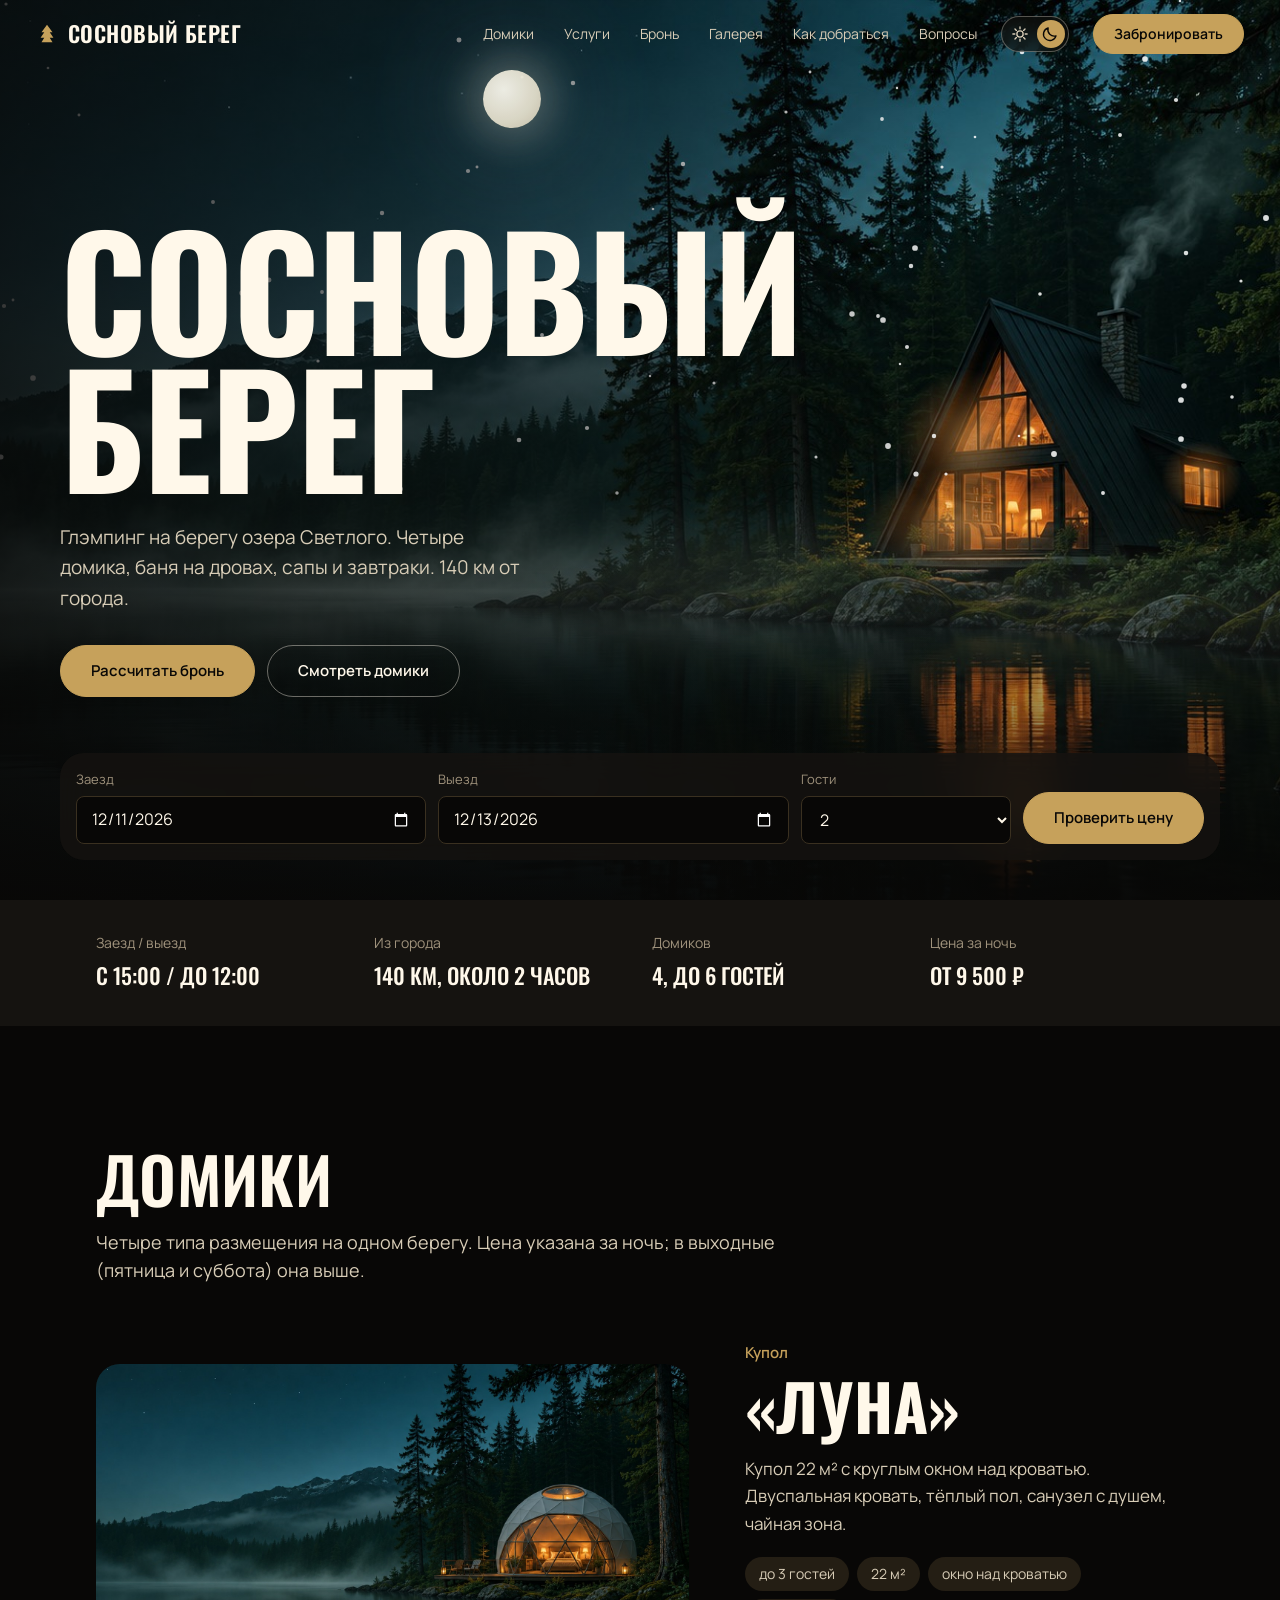
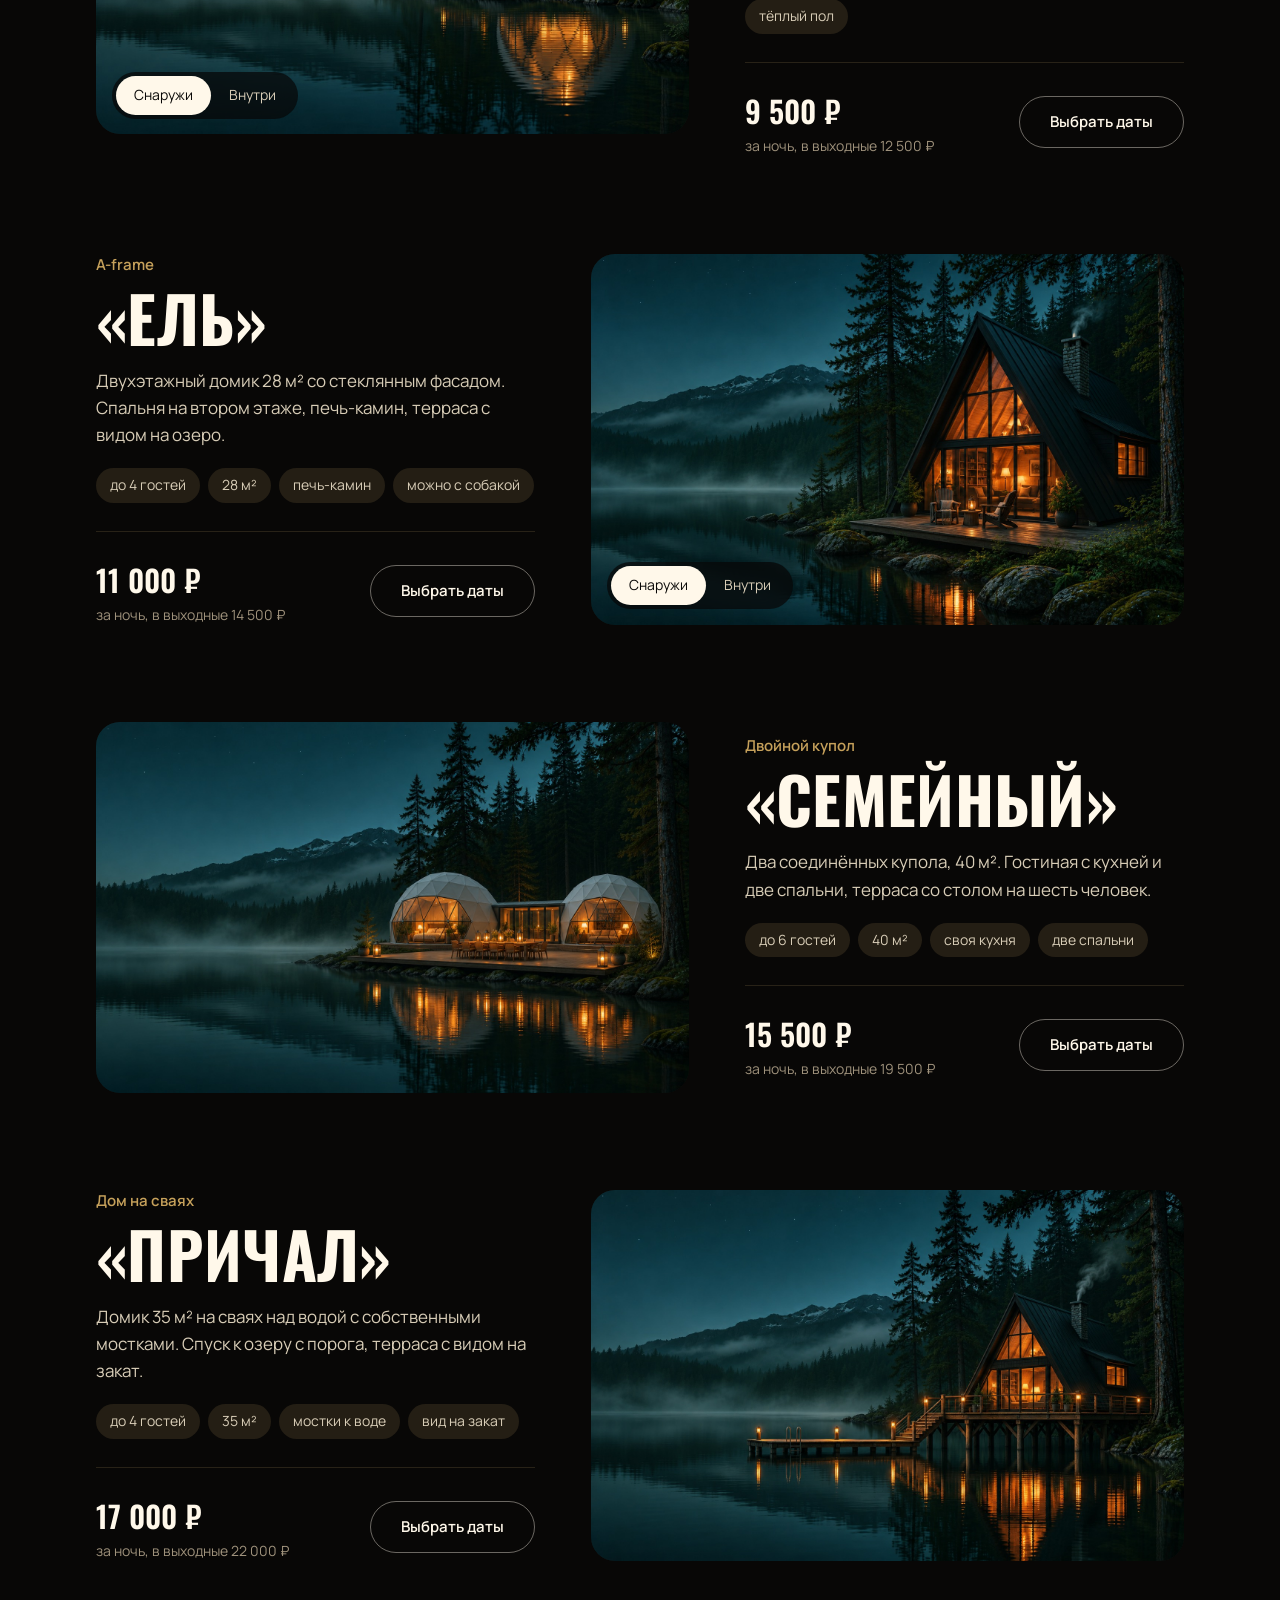
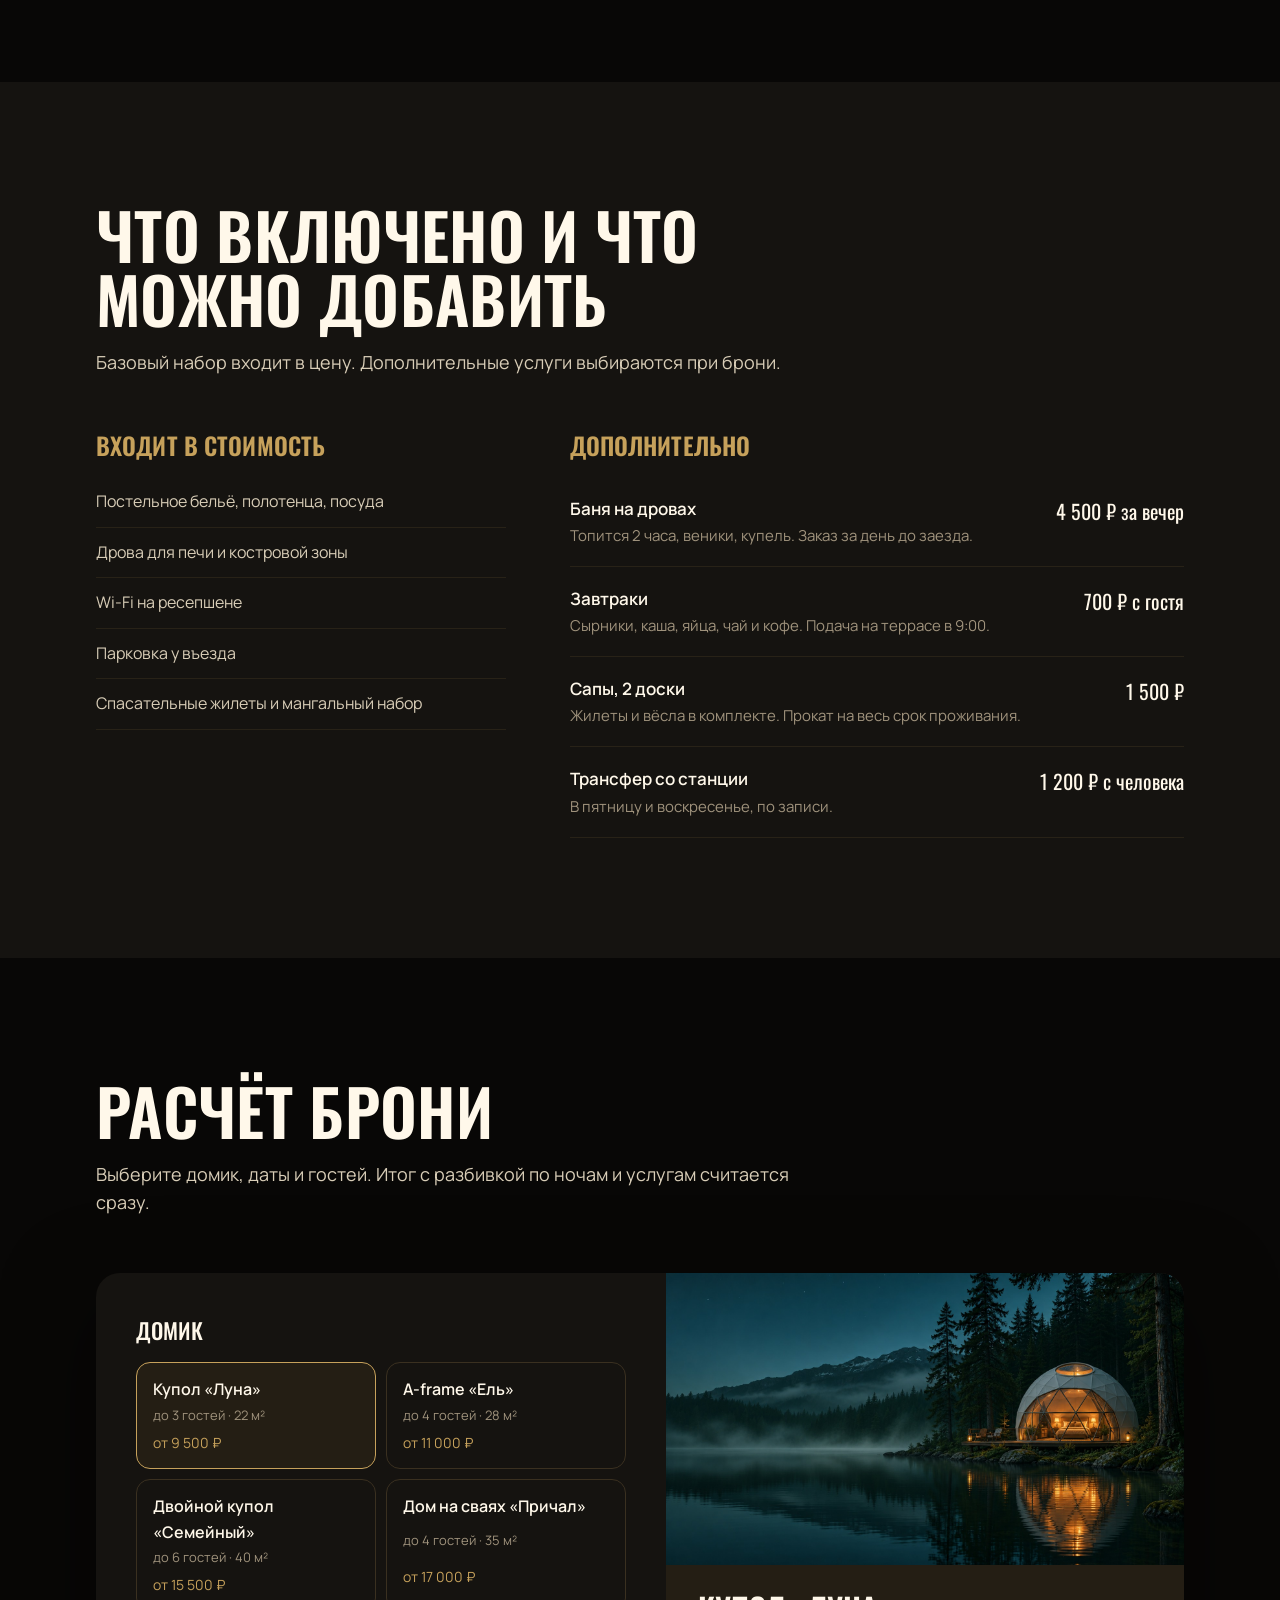
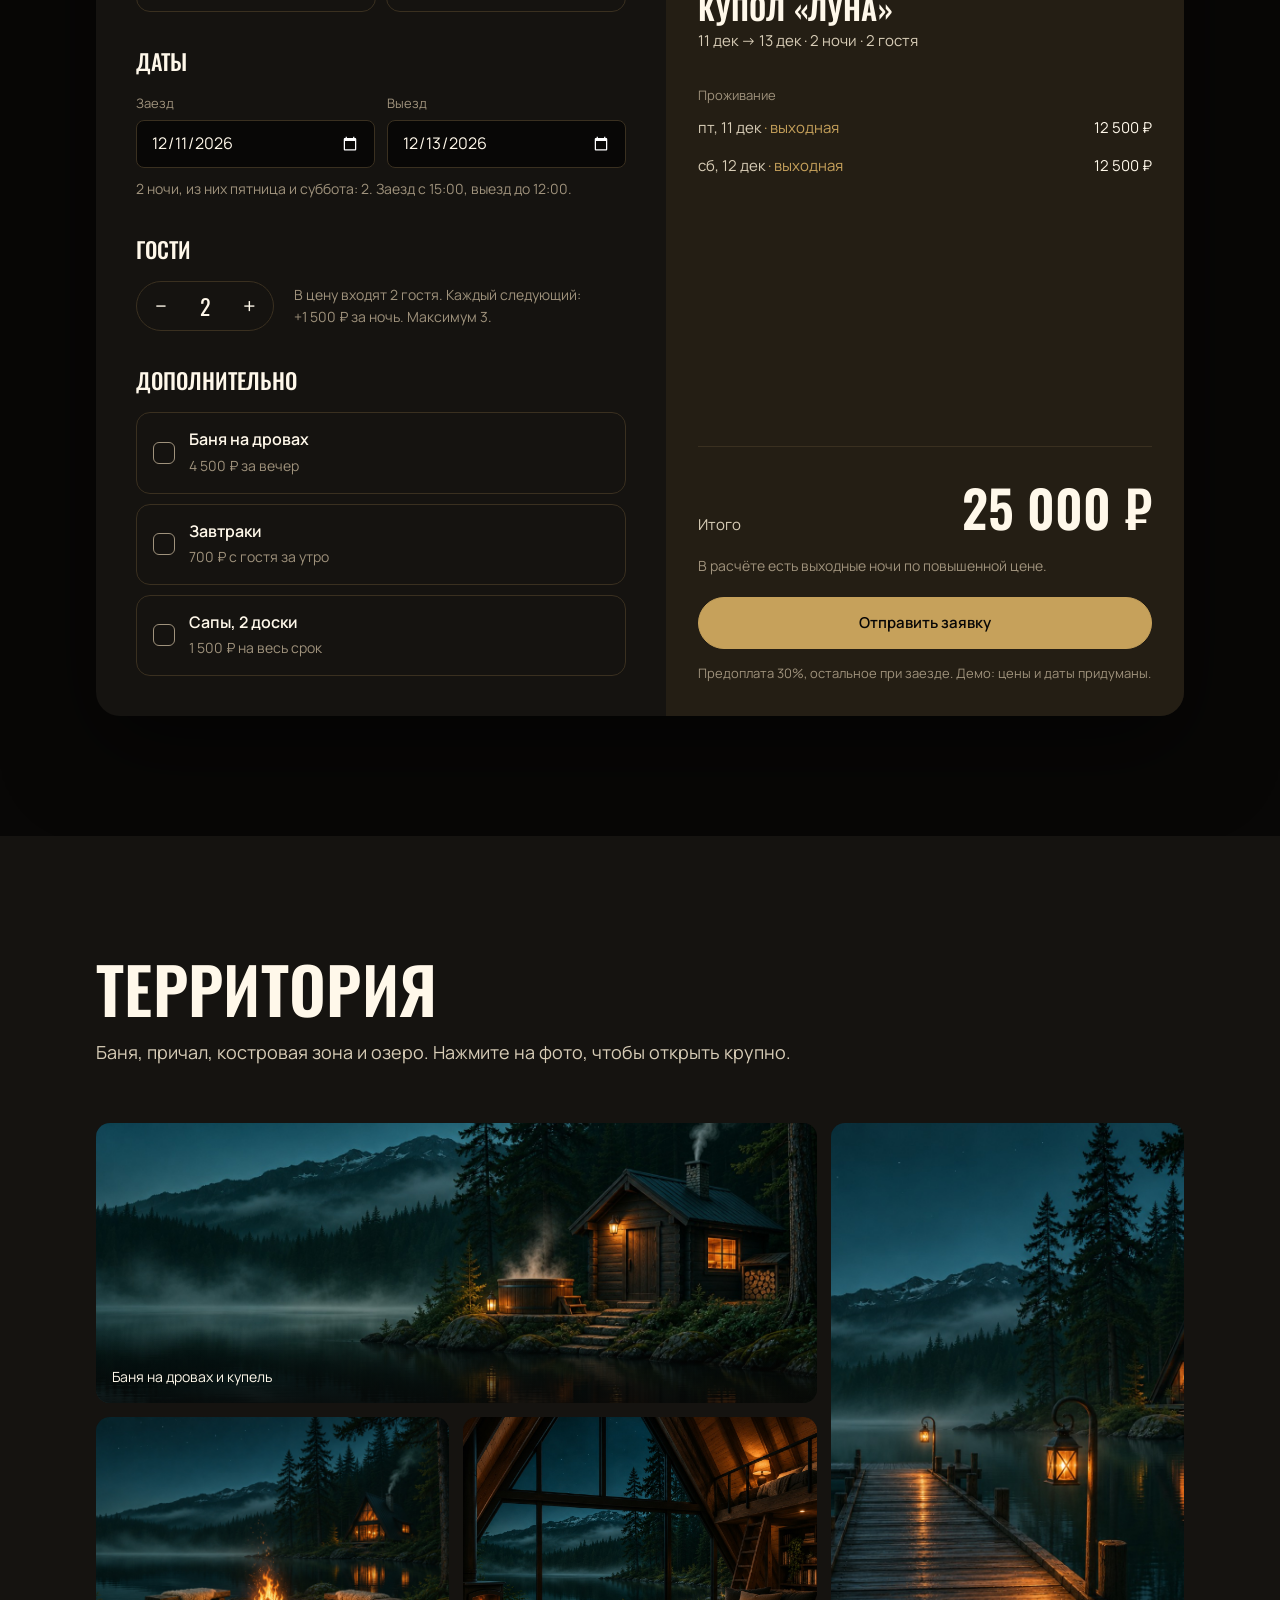
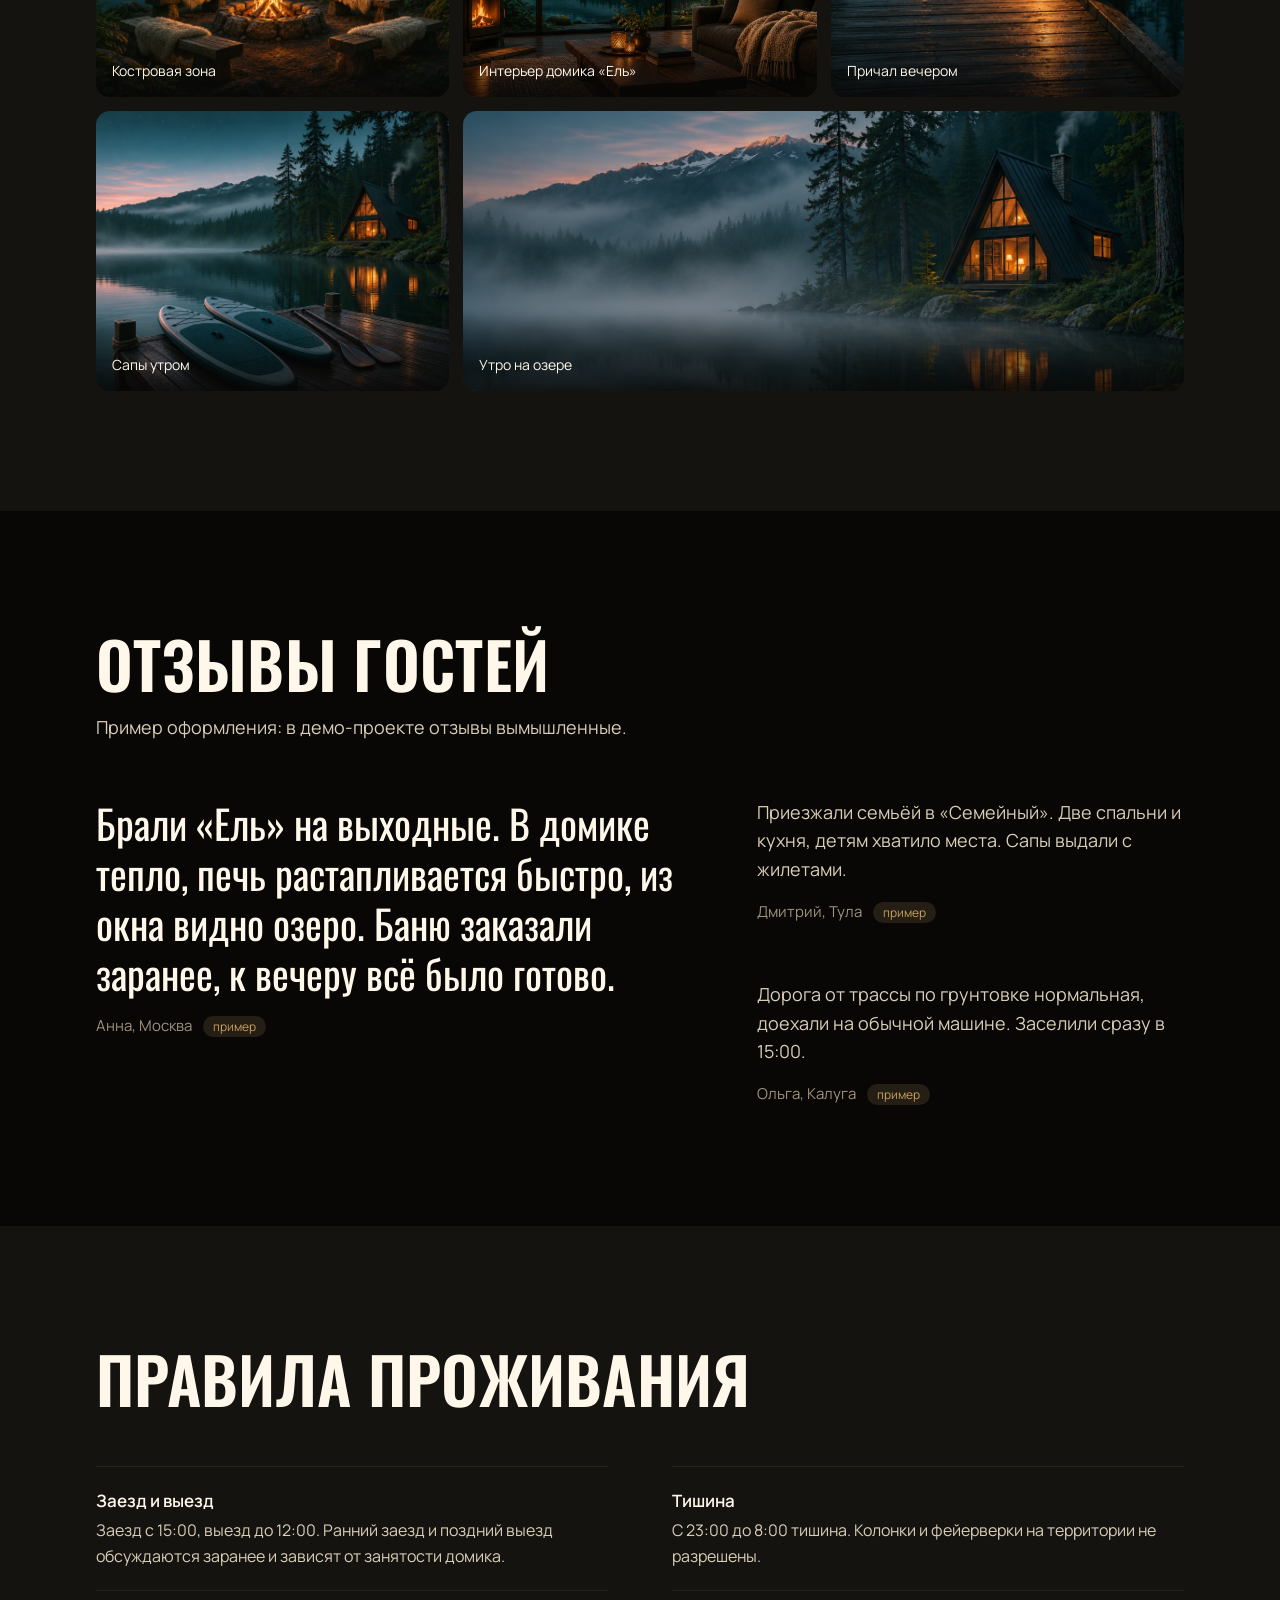
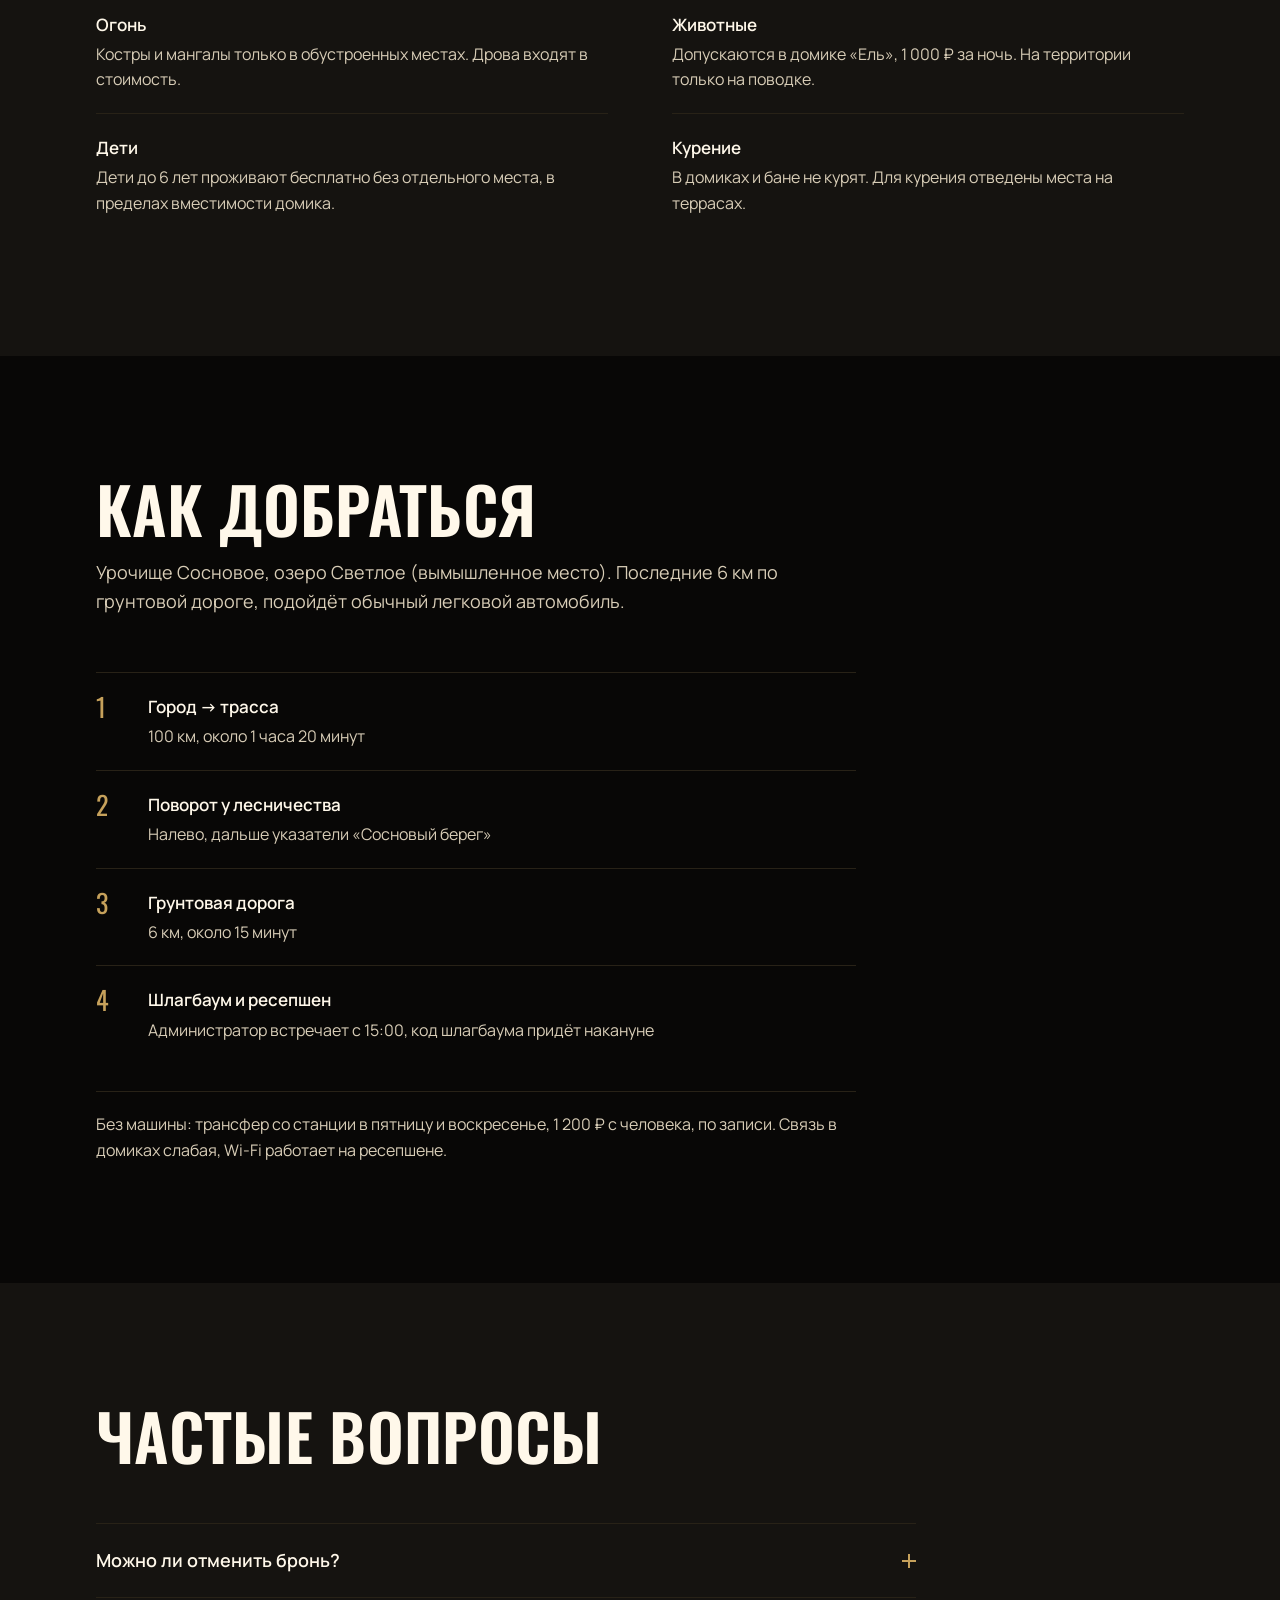
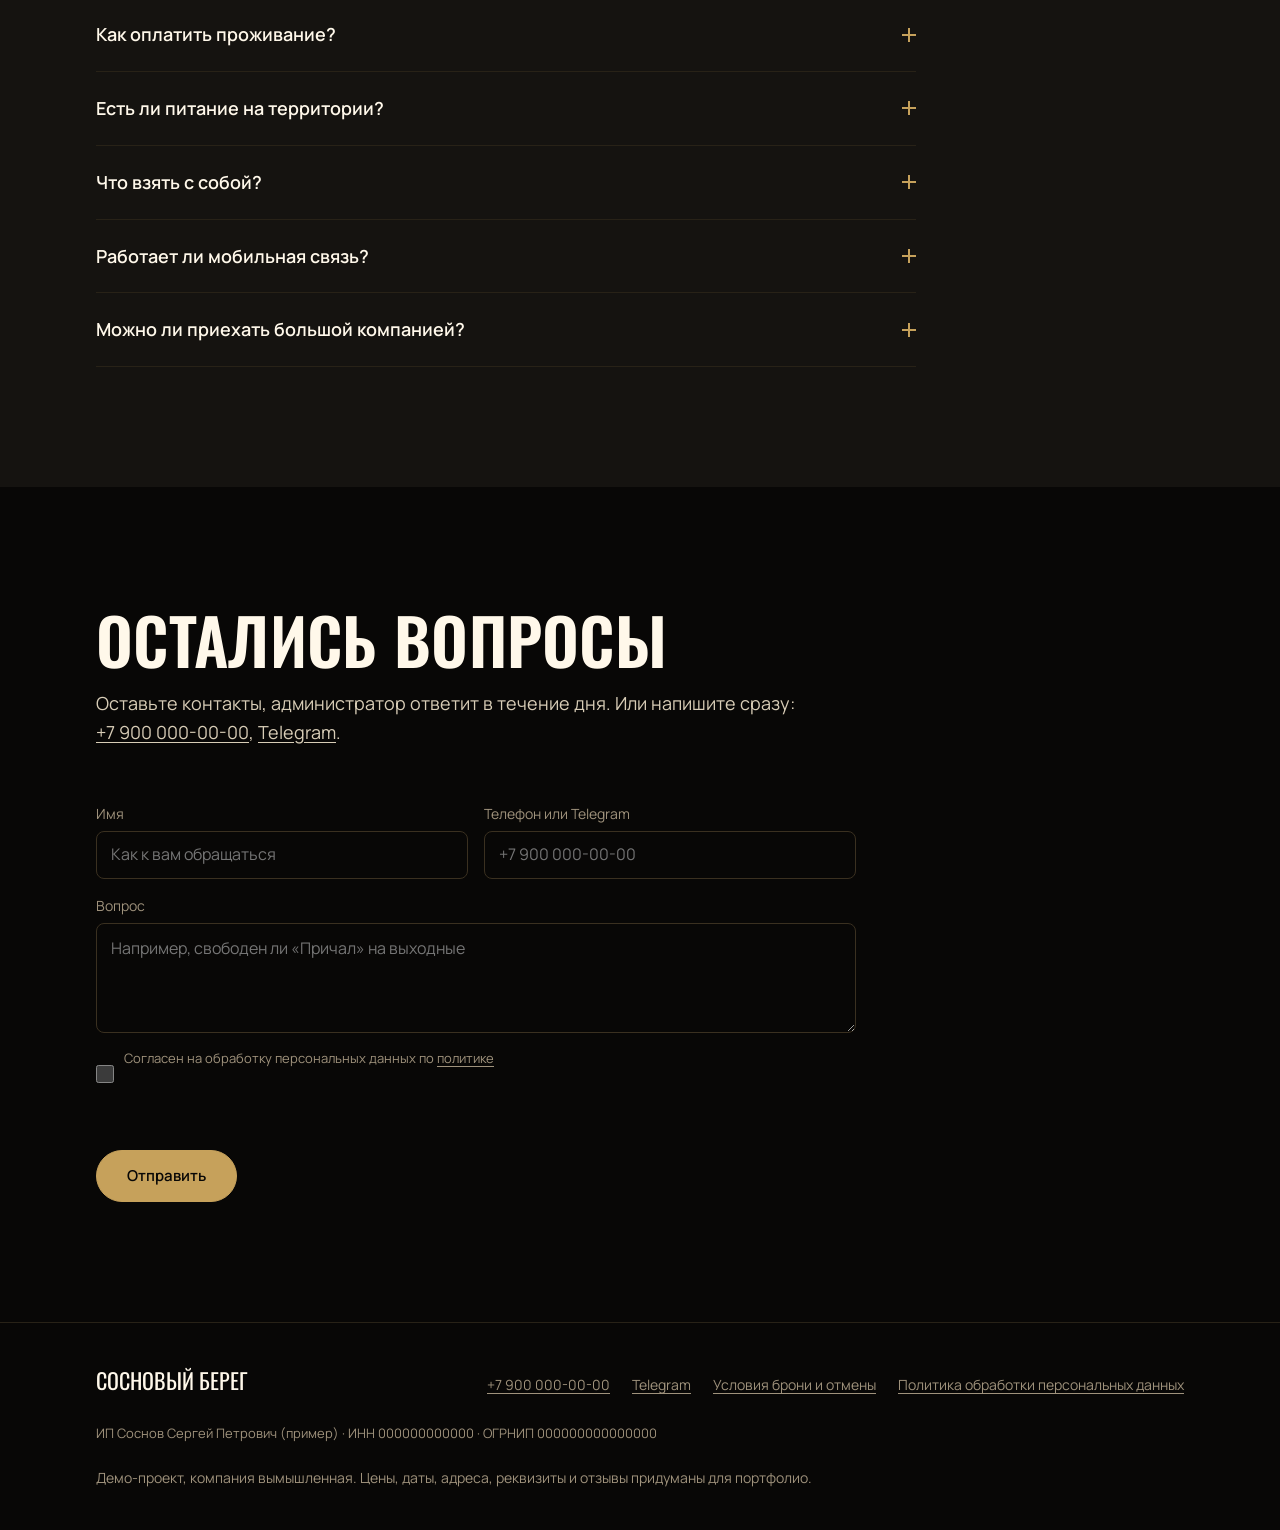
<file: index.html>
<!doctype html>
<html lang="ru">
<head>
<meta charset="utf-8">
<meta name="viewport" content="width=device-width, initial-scale=1">
<meta name="theme-color" content="#080706">
<title>Глэмпинг у озера</title>
<!--seo-->
<meta name="description" content="Четыре домика у лесного озера, баня на дровах, сапы и завтраки. Расчёт стоимости брони онлайн. Демо-сайт, компания вымышленная.">
<link rel="canonical" href="https://souwerop-lab.github.io/sosnovyi-bereg/index.html">
<meta property="og:type" content="website">
<meta property="og:locale" content="ru_RU">
<meta property="og:site_name" content="Сосновый берег">
<meta property="og:title" content="Сосновый берег — глэмпинг у лесного озера: домики, баня, сапы">
<meta property="og:description" content="Четыре домика у лесного озера, баня на дровах, сапы и завтраки. Расчёт стоимости брони онлайн. Демо-сайт, компания вымышленная.">
<meta property="og:image" content="https://souwerop-lab.github.io/sosnovyi-bereg/assets/og.jpg">
<meta property="og:image:width" content="1200"><meta property="og:image:height" content="630">
<meta name="twitter:card" content="summary_large_image">
<meta name="theme-color" content="#080706">
<script type="application/ld+json">{"@context":"https://schema.org","@graph":[{"@type":"Organization","name":"Сосновый берег","url":"https://souwerop-lab.github.io/sosnovyi-bereg/index.html","logo":"https://souwerop-lab.github.io/sosnovyi-bereg/assets/og.jpg"}]}</script>
<!--/seo-->
<link rel="preconnect" href="https://fonts.googleapis.com">
<link rel="preconnect" href="https://fonts.gstatic.com" crossorigin>
<link href="https://fonts.googleapis.com/css2?family=Manrope:wght@400;500;600;700&family=Oswald:wght@400;500;600;700&display=swap" rel="stylesheet">
<script>
/* тема до отрисовки: сохранённый выбор, иначе по времени посетителя (7:00–19:00 день) */
(function(){var t=null;try{t=new URLSearchParams(location.search).get('theme')||localStorage.getItem('theme');}catch(e){}
if(t!=='day'&&t!=='night'){var h=new Date().getHours();t=(h>=7&&h<19)?'day':'night';}
document.documentElement.dataset.theme=t;})();
</script>
<link rel="stylesheet" href="style.css?v=mwqecxsu">
</head>
<body>

<header class="top" id="top">
  <a class="logo" href="#hero"><svg class="logo__mark" viewBox="0 0 24 24" aria-hidden="true"><path d="M12 2 6 10h3l-4 6h4l-3 5h12l-3-5h4l-4-6h3z"/></svg><span data-brand></span></a>
  <nav class="nav" aria-label="Разделы">
    <a href="#cabins">Домики</a>
    <a href="#services">Услуги</a>
    <a href="#booking">Бронь</a>
    <a href="#gallery">Галерея</a>
    <a href="#way">Как добраться</a>
    <a href="#faq">Вопросы</a>
  </nav>
  <button class="tgl" id="themeBtn" type="button" role="switch" aria-checked="false" aria-label="Тема: день или ночь">
    <svg class="tgl__i tgl__i--sun" viewBox="0 0 24 24" aria-hidden="true"><circle cx="12" cy="12" r="4.2"/><path d="M12 2.5v2.6M12 18.9v2.6M2.5 12h2.6M18.9 12h2.6M5.3 5.3l1.9 1.9M16.8 16.8l1.9 1.9M5.3 18.7l1.9-1.9M16.8 7.2l1.9-1.9"/></svg>
    <svg class="tgl__i tgl__i--moon" viewBox="0 0 24 24" aria-hidden="true"><path d="M20 14.5A8.5 8.5 0 0 1 9.5 4a8.5 8.5 0 1 0 10.5 10.5z"/></svg>
    <i class="tgl__thumb" aria-hidden="true"></i>
  </button>
  <a class="btn btn--sm" href="#booking"><span class="lg">Забронировать</span><span class="sm">Бронь</span></a>
</header>

<main>
<!-- ПЕРВЫЙ ЭКРАН -->
<section class="hero" id="hero">
  <div class="hero__media" id="heroMedia">
    <div class="stage" id="stage">
      <img class="im im-n" src="assets/hero.jpg" alt="Домик-шалаш у озера: ночь, тёплый свет в окнах" data-t="night">
      <img class="im im-d" src="assets/hero-day.jpg" alt="Домик-шалаш у озера: утро, лёгкий туман" data-t="day">
      <video class="hero__video" poster="assets/hero.jpg" autoplay muted loop playsinline preload="metadata" aria-hidden="true"></video>
      <i class="glow g1"></i><i class="glow g2"></i><i class="glow g3"></i><i class="glow g4"></i>
      <div class="fog" aria-hidden="true"></div>
    </div>
    <div class="stars" id="stars" aria-hidden="true"></div>
    <div class="hero__shade hero__shade--n"></div>
    <div class="hero__shade hero__shade--d"></div>
    <div class="moon" aria-hidden="true"></div>
    <div class="tint" id="tint" aria-hidden="true"></div>
  </div>
  <div class="hero__body">
    <h1 data-brand-h1></h1>
    <p class="hero__lead">Глэмпинг на берегу <span data-lake-gen></span>. Четыре домика, баня на дровах, сапы и завтраки. 140 км от города.</p>
    <div class="hero__cta">
      <a class="btn" href="#booking">Рассчитать бронь</a>
      <a class="btn btn--ghost" href="#cabins">Смотреть домики</a>
    </div>
  </div>
  <form class="quick" id="quick" novalidate aria-label="Быстрый выбор дат">
    <label>Заезд<input type="date" id="qIn"></label>
    <label>Выезд<input type="date" id="qOut"></label>
    <label>Гости
      <select id="qG"><option>1</option><option selected>2</option><option>3</option><option>4</option><option>5</option><option>6</option></select>
    </label>
    <button class="btn" type="submit">Проверить цену</button>
  </form>
</section>

<!-- ФАКТЫ -->
<section class="facts" aria-label="Кратко">
  <dl>
    <div><dt>Заезд / выезд</dt><dd>с 15:00 / до 12:00</dd></div>
    <div><dt>Из города</dt><dd>140 км, около 2 часов</dd></div>
    <div><dt>Домиков</dt><dd>4, до 6 гостей</dd></div>
    <div><dt>Цена за ночь</dt><dd>от 9 500 ₽</dd></div>
  </dl>
</section>

<!-- ДОМИКИ -->
<section class="sec" id="cabins">
  <div class="wrap">
    <header class="sec__head">
      <h2>Домики</h2>
      <p>Четыре типа размещения на одном берегу. Цена указана за ночь; в выходные (пятница и суббота) она выше.</p>
    </header>
    <div class="cabins" id="cabinList"></div>
  </div>
</section>

<!-- УСЛУГИ -->
<section class="sec sec--alt" id="services">
  <div class="wrap services">
    <header class="sec__head">
      <h2>Что включено и что можно добавить</h2>
      <p>Базовый набор входит в цену. Дополнительные услуги выбираются при брони.</p>
    </header>
    <div class="services__cols">
      <div>
        <h3>Входит в стоимость</h3>
        <ul class="plain">
          <li>Постельное бельё, полотенца, посуда</li>
          <li>Дрова для печи и костровой зоны</li>
          <li>Wi-Fi на ресепшене</li>
          <li>Парковка у въезда</li>
          <li>Спасательные жилеты и мангальный набор</li>
        </ul>
      </div>
      <div>
        <h3>Дополнительно</h3>
        <ul class="price-list">
          <li><div><b>Баня на дровах</b><span>Топится 2 часа, веники, купель. Заказ за день до заезда.</span></div><em>4 500 ₽ за вечер</em></li>
          <li><div><b>Завтраки</b><span>Сырники, каша, яйца, чай и кофе. Подача на террасе в 9:00.</span></div><em>700 ₽ с гостя</em></li>
          <li><div><b>Сапы, 2 доски</b><span>Жилеты и вёсла в комплекте. Прокат на весь срок проживания.</span></div><em>1 500 ₽</em></li>
          <li><div><b>Трансфер со станции</b><span>В пятницу и воскресенье, по записи.</span></div><em>1 200 ₽ с человека</em></li>
        </ul>
      </div>
    </div>
  </div>
</section>

<!-- БРОНЬ -->
<section class="sec" id="booking">
  <div class="wrap">
    <header class="sec__head">
      <h2>Расчёт брони</h2>
      <p>Выберите домик, даты и гостей. Итог с разбивкой по ночам и услугам считается сразу.</p>
    </header>
    <div class="panel">
      <form class="panel__form" id="calcForm" novalidate>
        <fieldset>
          <legend>Домик</legend>
          <div class="pick" id="pickCabin"></div>
        </fieldset>
        <fieldset>
          <legend>Даты</legend>
          <div class="dates">
            <label>Заезд<input type="date" id="dIn" required></label>
            <label>Выезд<input type="date" id="dOut" required></label>
          </div>
          <p class="hint" id="dateHint"></p>
        </fieldset>
        <fieldset>
          <legend>Гости</legend>
          <div class="guests">
            <div class="stepper">
              <button type="button" id="gMinus" aria-label="Меньше гостей">−</button>
              <output id="gVal">2</output>
              <button type="button" id="gPlus" aria-label="Больше гостей">+</button>
            </div>
            <p class="hint" id="gHint"></p>
          </div>
        </fieldset>
        <fieldset>
          <legend>Дополнительно</legend>
          <div class="opts">
            <label class="opt"><input type="checkbox" id="oBanya"><i></i><span><b>Баня на дровах</b><small>4 500 ₽ за вечер</small></span></label>
            <label class="opt"><input type="checkbox" id="oBreak"><i></i><span><b>Завтраки</b><small>700 ₽ с гостя за утро</small></span></label>
            <label class="opt"><input type="checkbox" id="oSup"><i></i><span><b>Сапы, 2 доски</b><small>1 500 ₽ на весь срок</small></span></label>
          </div>
        </fieldset>
      </form>
      <aside class="panel__sum" aria-live="polite">
        <div class="sum__photo" id="sumPhoto"></div>
        <div class="sum__body">
          <h3 id="sCabin">—</h3>
          <p class="sum__meta" id="sMeta"></p>
          <ul class="sum__rows" id="sRows"></ul>
          <div class="sum__total"><span>Итого</span><strong id="sTotal">0 ₽</strong></div>
          <p class="sum__note" id="sNote"></p>
          <button class="btn btn--wide" id="bookBtn" type="button">Отправить заявку</button>
          <p class="fine">Предоплата 30%, остальное при заезде. Демо: цены и даты придуманы.</p>
        </div>
      </aside>
    </div>
  </div>
</section>

<!-- ГАЛЕРЕЯ -->
<section class="sec sec--alt" id="gallery">
  <div class="wrap">
    <header class="sec__head">
      <h2>Территория</h2>
      <p>Баня, причал, костровая зона и озеро. Нажмите на фото, чтобы открыть крупно.</p>
    </header>
    <div class="mosaic" id="mosaic"></div>
  </div>
</section>

<!-- ОТЗЫВЫ -->
<section class="sec" id="reviews">
  <div class="wrap">
    <header class="sec__head">
      <h2>Отзывы гостей</h2>
      <p>Пример оформления: в демо-проекте отзывы вымышленные.</p>
    </header>
    <div class="reviews">
      <figure class="rev rev--main">
        <blockquote>Брали «Ель» на выходные. В домике тепло, печь растапливается быстро, из окна видно озеро. Баню заказали заранее, к вечеру всё было готово.</blockquote>
        <figcaption>Анна, Москва <span class="tag">пример</span></figcaption>
      </figure>
      <figure class="rev">
        <blockquote>Приезжали семьёй в «Семейный». Две спальни и кухня, детям хватило места. Сапы выдали с жилетами.</blockquote>
        <figcaption>Дмитрий, Тула <span class="tag">пример</span></figcaption>
      </figure>
      <figure class="rev">
        <blockquote>Дорога от трассы по грунтовке нормальная, доехали на обычной машине. Заселили сразу в 15:00.</blockquote>
        <figcaption>Ольга, Калуга <span class="tag">пример</span></figcaption>
      </figure>
    </div>
  </div>
</section>

<!-- ПРАВИЛА -->
<section class="sec sec--alt" id="rules">
  <div class="wrap rules">
    <header class="sec__head">
      <h2>Правила проживания</h2>
    </header>
    <ul class="rule-list">
      <li><b>Заезд и выезд</b><span>Заезд с 15:00, выезд до 12:00. Ранний заезд и поздний выезд обсуждаются заранее и зависят от занятости домика.</span></li>
      <li><b>Тишина</b><span>С 23:00 до 8:00 тишина. Колонки и фейерверки на территории не разрешены.</span></li>
      <li><b>Огонь</b><span>Костры и мангалы только в обустроенных местах. Дрова входят в стоимость.</span></li>
      <li><b>Животные</b><span>Допускаются в домике «Ель», 1 000 ₽ за ночь. На территории только на поводке.</span></li>
      <li><b>Дети</b><span>Дети до 6 лет проживают бесплатно без отдельного места, в пределах вместимости домика.</span></li>
      <li><b>Курение</b><span>В домиках и бане не курят. Для курения отведены места на террасах.</span></li>
    </ul>
  </div>
</section>

<!-- КАК ДОБРАТЬСЯ -->
<section class="sec" id="way">
  <div class="wrap way">
    <header class="sec__head">
      <h2>Как добраться</h2>
      <p>Урочище Сосновое, <span data-lake></span> (вымышленное место). Последние 6 км по грунтовой дороге, подойдёт обычный легковой автомобиль.</p>
    </header>
    <ol class="route">
      <li><b>Город → трасса</b><span>100 км, около 1 часа 20 минут</span></li>
      <li><b>Поворот у лесничества</b><span>Налево, дальше указатели «<span data-brand></span>»</span></li>
      <li><b>Грунтовая дорога</b><span>6 км, около 15 минут</span></li>
      <li><b>Шлагбаум и ресепшен</b><span>Администратор встречает с 15:00, код шлагбаума придёт накануне</span></li>
    </ol>
    <p class="way__note">Без машины: трансфер со станции в пятницу и воскресенье, 1 200 ₽ с человека, по записи. Связь в домиках слабая, Wi-Fi работает на ресепшене.</p>
  </div>
</section>

<!-- FAQ -->
<section class="sec sec--alt" id="faq">
  <div class="wrap faq">
    <header class="sec__head">
      <h2>Частые вопросы</h2>
    </header>
    <div class="acc" id="acc">
      <div class="acc__item"><button type="button" aria-expanded="false"><span>Можно ли отменить бронь?</span><i></i></button><div class="acc__body"><div><p>Отмена за 7 дней до заезда и раньше возвращает предоплату полностью. Позже предоплата не возвращается. Условия демонстрационные.</p></div></div></div>
      <div class="acc__item"><button type="button" aria-expanded="false"><span>Как оплатить проживание?</span><i></i></button><div class="acc__body"><div><p>Предоплата 30% по ссылке после подтверждения заявки, остальное при заезде картой или наличными.</p></div></div></div>
      <div class="acc__item"><button type="button" aria-expanded="false"><span>Есть ли питание на территории?</span><i></i></button><div class="acc__body"><div><p>Завтраки заказываются при брони. На остальные приёмы пищи в домиках есть чайная зона, в «Семейном» полноценная кухня. Мангальный набор выдаём бесплатно.</p></div></div></div>
      <div class="acc__item"><button type="button" aria-expanded="false"><span>Что взять с собой?</span><i></i></button><div class="acc__body"><div><p>Тёплую одежду на вечер, обувь для тропы, средство от комаров, купальный костюм. Бельё, полотенца и посуду выдаём.</p></div></div></div>
      <div class="acc__item"><button type="button" aria-expanded="false"><span>Работает ли мобильная связь?</span><i></i></button><div class="acc__body"><div><p>В домиках сигнал нестабильный. На ресепшене работает Wi-Fi.</p></div></div></div>
      <div class="acc__item"><button type="button" aria-expanded="false"><span>Можно ли приехать большой компанией?</span><i></i></button><div class="acc__body"><div><p>Максимальная вместимость домика 6 гостей. Для компании можно забронировать несколько домиков, напишите нам, подберём даты.</p></div></div></div>
    </div>
  </div>
</section>

<!-- ФОРМА ЗАЯВКИ -->
<section class="sec" id="contact">
  <div class="wrap contact">
    <header class="sec__head">
      <h2>Остались вопросы</h2>
      <p>Оставьте контакты, администратор ответит в течение дня. Или напишите сразу: <a href="tel:+79000000000" data-goal="phone">+7 900 000-00-00</a>, <a href="https://t.me/example" data-goal="telegram">Telegram</a>.</p>
    </header>
    <form class="form" id="askForm" novalidate>
      <label>Имя<input type="text" id="aName" autocomplete="name" placeholder="Как к вам обращаться"></label>
      <label>Телефон или Telegram<input type="text" id="aPhone" autocomplete="tel" placeholder="+7 900 000-00-00"></label>
      <label class="wide">Вопрос<textarea id="aText" rows="3" placeholder="Например, свободен ли «Причал» на выходные"></textarea></label>
      <input class="hp" type="text" name="website" tabindex="-1" autocomplete="off" aria-hidden="true">
      <label class="consent"><input type="checkbox" id="aOk"><span>Согласен на обработку персональных данных по <a href="privacy.html" target="_blank" rel="noopener">политике</a></span></label>
      <p class="err" id="aErr" role="alert"></p>
      <button class="btn" type="submit" id="aSend">Отправить</button>
    </form>
  </div>
</section>
</main>

<footer class="foot">
  <div class="wrap foot__in">
    <p class="foot__logo" data-brand></p>
    <ul class="foot__links">
      <li><a href="tel:+79000000000" data-goal="phone">+7 900 000-00-00</a></li>
      <li><a href="https://t.me/example" data-goal="telegram">Telegram</a></li>
      <li><a href="rules.html">Условия брони и отмены</a></li>
      <li><a href="privacy.html">Политика обработки персональных данных</a></li>
    </ul>
    <p class="foot__legal">ИП Соснов Сергей Петрович (пример) · ИНН 000000000000 · ОГРНИП 000000000000000</p>
    <p>Демо-проект, компания вымышленная. Цены, даты, адреса, реквизиты и отзывы придуманы для портфолио.</p>
  </div>
</footer>

<!-- ЗАЯВКА ИЗ РАСЧЁТА -->
<dialog class="modal" id="modal" aria-labelledby="mTitle">
  <form method="dialog" id="bookForm" novalidate>
    <button class="modal__x" type="button" id="mClose" aria-label="Закрыть">×</button>
    <div id="mStep1">
      <h3 id="mTitle">Заявка на бронь</h3>
      <p class="modal__sum" id="mSum"></p>
      <label>Имя<input type="text" id="fName" autocomplete="name" placeholder="Как к вам обращаться"></label>
      <label>Телефон<input type="tel" id="fPhone" autocomplete="tel" inputmode="tel" placeholder="+7 900 000-00-00"></label>
      <input class="hp" type="text" name="website" tabindex="-1" autocomplete="off" aria-hidden="true">
      <label class="consent"><input type="checkbox" id="fOk"><span>Согласен на обработку персональных данных по <a href="privacy.html" target="_blank" rel="noopener">политике</a></span></label>
      <p class="err" id="fErr" role="alert"></p>
      <button class="btn btn--wide" type="submit" id="fSend">Отправить заявку</button>
      <p class="fine">Бронь подтверждается после предоплаты 30%. <a href="rules.html" target="_blank" rel="noopener">Условия брони и отмены</a></p>
    </div>
    <div id="mStep2" hidden>
      <h3>Заявка принята</h3>
      <p id="mDone"></p>
      <button class="btn btn--ghost" type="button" id="mOk">Закрыть</button>
    </div>
  </form>
</dialog>

<dialog class="lightbox" id="lightbox" aria-label="Фото">
  <button class="modal__x" type="button" id="lbClose" aria-label="Закрыть">×</button>
  <img id="lbImg" alt="">
  <p id="lbCap"></p>
</dialog>

<script src="app.js?v=mwqecxsu"></script>
</body>
</html>
</file>
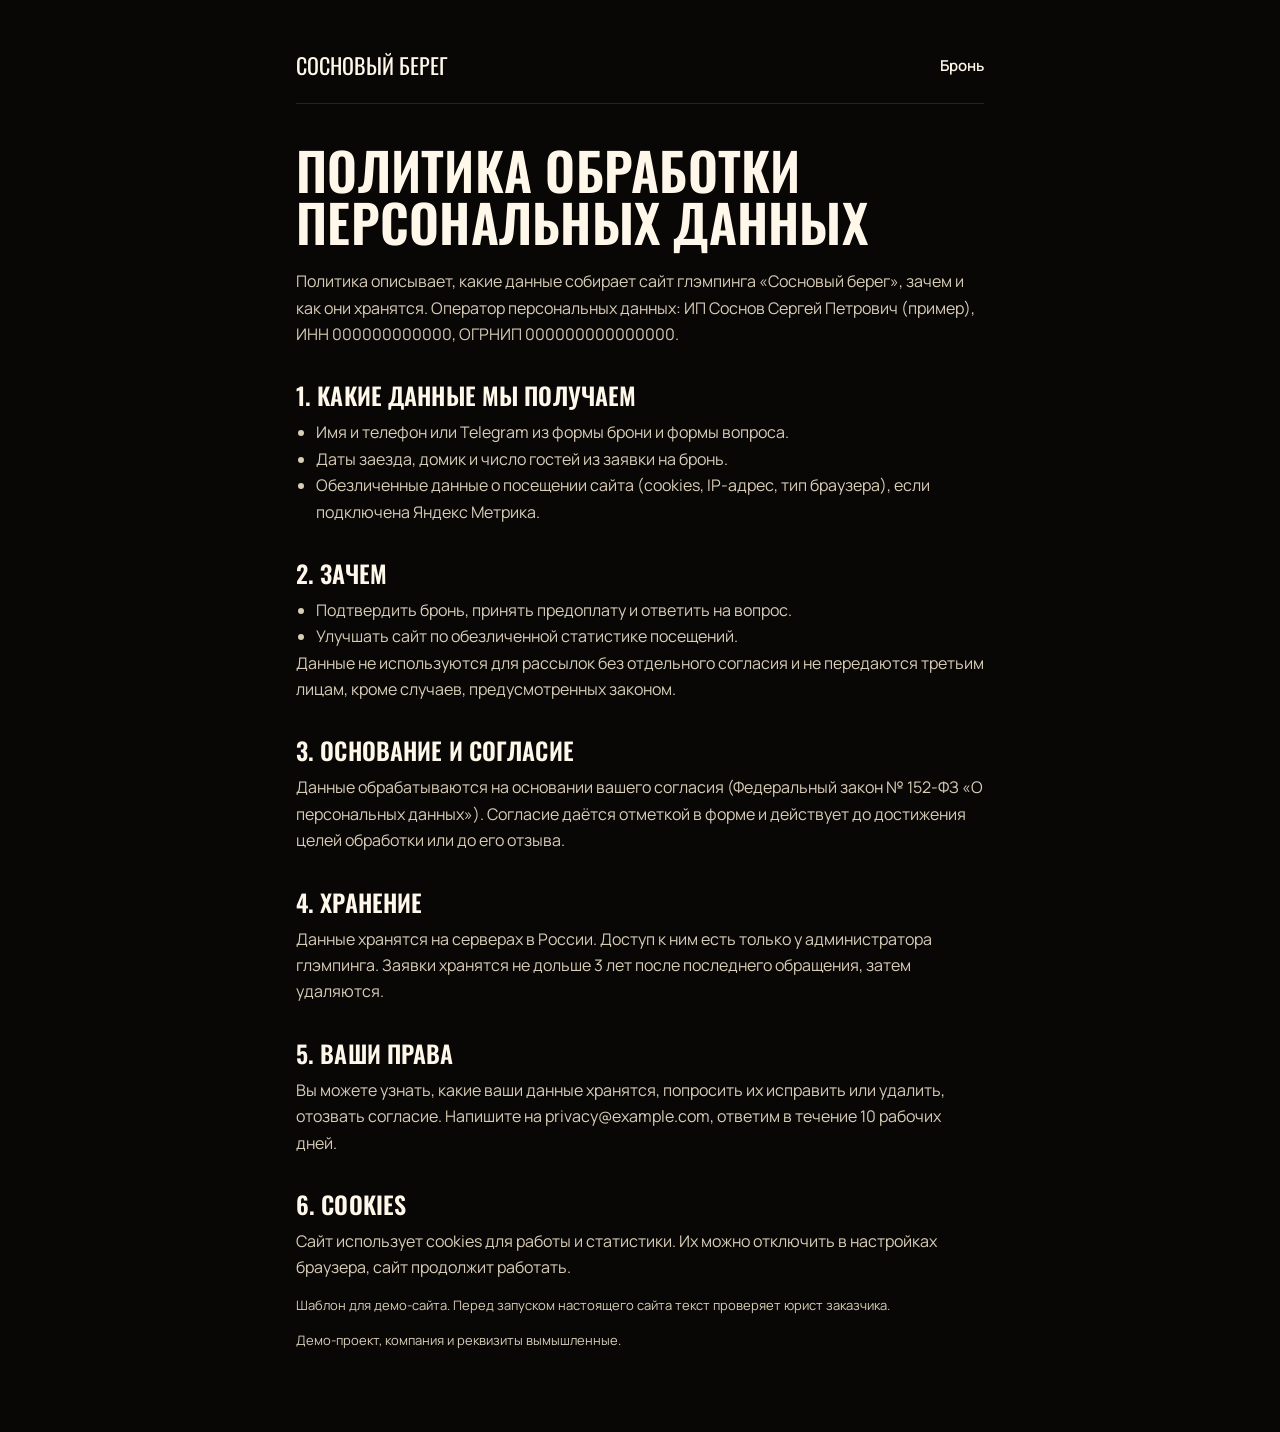
<file: privacy.html>
<!doctype html>
<html lang="ru">
<head>
<meta charset="utf-8">
<meta name="viewport" content="width=device-width, initial-scale=1">
<title>Политика обработки персональных данных · Сосновый берег</title>
<meta name="robots" content="index, follow">
<link href="https://fonts.googleapis.com/css2?family=Manrope:wght@400;500;600;700&family=Oswald:wght@400;500;600;700&display=swap" rel="stylesheet">
<script>(function(){var t=null;try{t=localStorage.getItem('theme')}catch(e){}if(t!=='day'&&t!=='night'){var h=new Date().getHours();t=(h>=7&&h<19)?'day':'night'}document.documentElement.dataset.theme=t})();</script>
<link rel="stylesheet" href="style.css">
</head>
<body>
<main class="doc">
<header class="doc__top"><a href="index.html">Сосновый берег</a><a href="index.html#booking" style="font:600 15px var(--font-body, inherit);text-transform:none">Бронь</a></header>
<h1>Политика обработки персональных данных</h1>
<p>Политика описывает, какие данные собирает сайт глэмпинга «Сосновый берег», зачем и как они хранятся. Оператор персональных данных: ИП Соснов Сергей Петрович (пример), ИНН 000000000000, ОГРНИП 000000000000000.</p>
<h2>1. Какие данные мы получаем</h2>
<ul><li>Имя и телефон или Telegram из формы брони и формы вопроса.</li><li>Даты заезда, домик и число гостей из заявки на бронь.</li><li>Обезличенные данные о посещении сайта (cookies, IP-адрес, тип браузера), если подключена Яндекс Метрика.</li></ul>
<h2>2. Зачем</h2>
<ul><li>Подтвердить бронь, принять предоплату и ответить на вопрос.</li><li>Улучшать сайт по обезличенной статистике посещений.</li></ul>
<p>Данные не используются для рассылок без отдельного согласия и не передаются третьим лицам, кроме случаев, предусмотренных законом.</p>
<h2>3. Основание и согласие</h2>
<p>Данные обрабатываются на основании вашего согласия (Федеральный закон № 152-ФЗ «О персональных данных»). Согласие даётся отметкой в форме и действует до достижения целей обработки или до его отзыва.</p>
<h2>4. Хранение</h2>
<p>Данные хранятся на серверах в России. Доступ к ним есть только у администратора глэмпинга. Заявки хранятся не дольше 3 лет после последнего обращения, затем удаляются.</p>
<h2>5. Ваши права</h2>
<p>Вы можете узнать, какие ваши данные хранятся, попросить их исправить или удалить, отозвать согласие. Напишите на privacy@example.com, ответим в течение 10 рабочих дней.</p>
<h2>6. Cookies</h2>
<p>Сайт использует cookies для работы и статистики. Их можно отключить в настройках браузера, сайт продолжит работать.</p>
<p class="fine">Шаблон для демо-сайта. Перед запуском настоящего сайта текст проверяет юрист заказчика.</p>
<p class="fine">Демо-проект, компания и реквизиты вымышленные.</p>
</main>
</body>
</html>
</file>
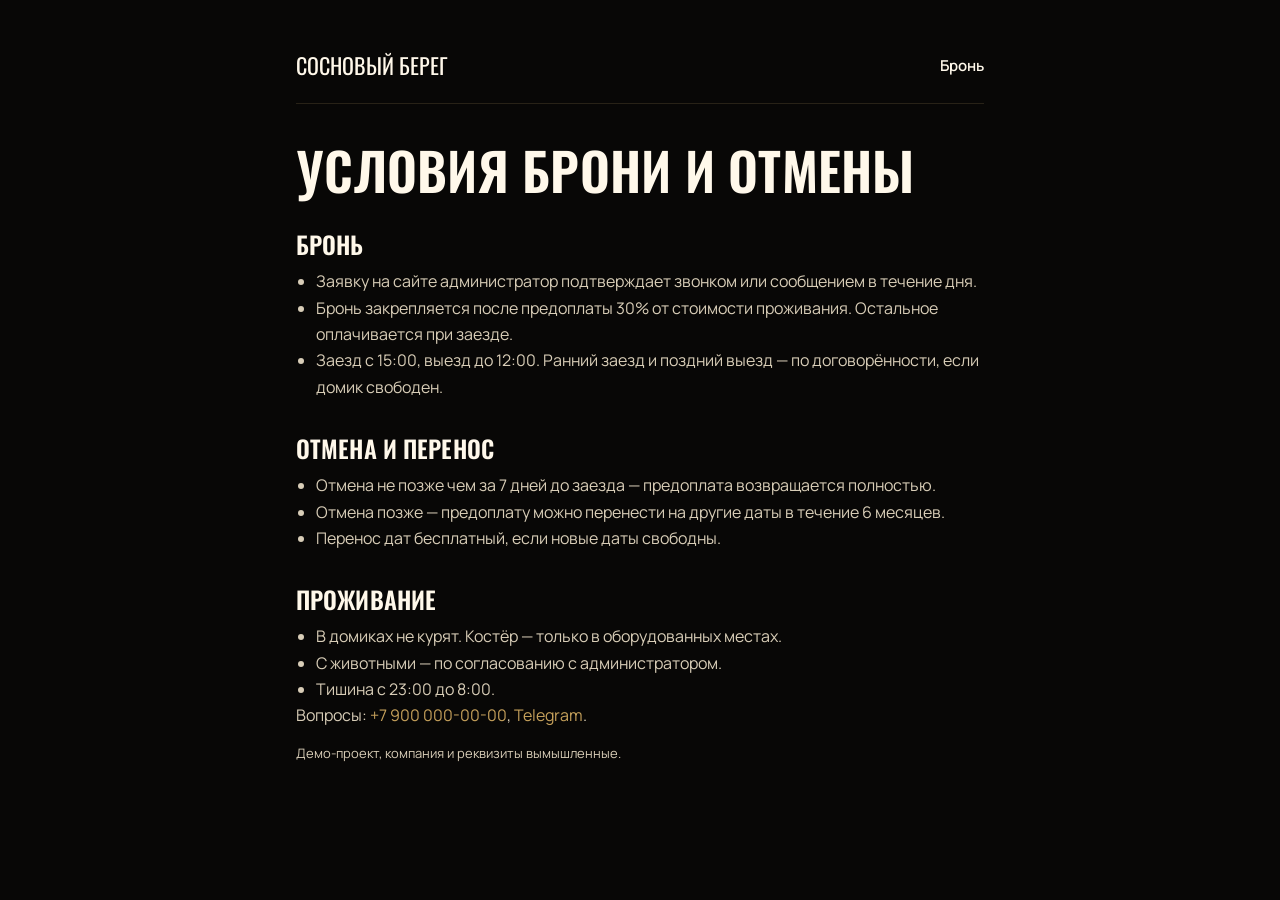
<file: rules.html>
<!doctype html>
<html lang="ru">
<head>
<meta charset="utf-8">
<meta name="viewport" content="width=device-width, initial-scale=1">
<title>Условия брони и отмены · Сосновый берег</title>
<meta name="robots" content="index, follow">
<link href="https://fonts.googleapis.com/css2?family=Manrope:wght@400;500;600;700&family=Oswald:wght@400;500;600;700&display=swap" rel="stylesheet">
<script>(function(){var t=null;try{t=localStorage.getItem('theme')}catch(e){}if(t!=='day'&&t!=='night'){var h=new Date().getHours();t=(h>=7&&h<19)?'day':'night'}document.documentElement.dataset.theme=t})();</script>
<link rel="stylesheet" href="style.css">
</head>
<body>
<main class="doc">
<header class="doc__top"><a href="index.html">Сосновый берег</a><a href="index.html#booking" style="font:600 15px var(--font-body, inherit);text-transform:none">Бронь</a></header>
<h1>Условия брони и отмены</h1>
<h2>Бронь</h2>
<ul><li>Заявку на сайте администратор подтверждает звонком или сообщением в течение дня.</li><li>Бронь закрепляется после предоплаты 30% от стоимости проживания. Остальное оплачивается при заезде.</li><li>Заезд с 15:00, выезд до 12:00. Ранний заезд и поздний выезд — по договорённости, если домик свободен.</li></ul>
<h2>Отмена и перенос</h2>
<ul><li>Отмена не позже чем за 7 дней до заезда — предоплата возвращается полностью.</li><li>Отмена позже — предоплату можно перенести на другие даты в течение 6 месяцев.</li><li>Перенос дат бесплатный, если новые даты свободны.</li></ul>
<h2>Проживание</h2>
<ul><li>В домиках не курят. Костёр — только в оборудованных местах.</li><li>С животными — по согласованию с администратором.</li><li>Тишина с 23:00 до 8:00.</li></ul>
<p>Вопросы: <a href="tel:+79000000000">+7 900 000-00-00</a>, <a href="https://t.me/example">Telegram</a>.</p>
<p class="fine">Демо-проект, компания и реквизиты вымышленные.</p>
</main>
</body>
</html>
</file>
<file: style.css>
/* Сосновый берег v3: день и ночь. Дизайн-система Luxury (токены из vendor/open-design/design-systems/luxury/tokens.css) */
:root, [data-theme="night"] {
  color-scheme: dark;
  --bg: #080706; --surface: #151310; --surface-warm: #241e14; --field: #080706;
  --bg-rgb: 8,7,6; --surface-rgb: 21,19,16;
  --fg: #fff8ea; --fg-2: #d8cdb7; --muted: #9f927c;
  --border: #3a3020; --border-soft: #282217;
  --accent: #c6a15b; --accent-text: #c6a15b; --accent-on: #080706;
  --danger: #d85a52;
  --hero-fg: #fff8ea; --hero-fg-2: #d8cdb7;
  --shadow: 0 30px 90px rgba(0,0,0,.52);
  --focus-ring: 0 0 0 4px rgba(198,161,91,.30);
}
[data-theme="day"] {
  color-scheme: light;
  --bg: #f4f6f1; --surface: #e9eee7; --surface-warm: #dfe7dc; --field: #ffffff;
  --bg-rgb: 244,246,241; --surface-rgb: 255,255,255;
  --fg: #1d2a21; --fg-2: #3d4b41; --muted: #66756a;
  --border: #c5d0c2; --border-soft: #d6ded3;
  --accent: #5e7a52; --accent-text: #4a6340; --accent-on: #ffffff;
  --danger: #b73a33;
  --hero-fg: #1d2a21; --hero-fg-2: #33433a;
  --shadow: 0 24px 70px rgba(40,60,45,.16);
  --focus-ring: 0 0 0 4px rgba(94,122,82,.30);
}
:root {
  --accent-hover: color-mix(in oklab, var(--accent), black 8%);
  --accent-active: color-mix(in oklab, var(--accent), black 14%);
  --font-display: "Oswald", "Arial Narrow", Impact, sans-serif;
  --font-body: "Manrope", "Avenir Next", system-ui, sans-serif;
  --radius-sm: 8px; --radius-md: 14px; --radius-lg: 24px; --radius-pill: 9999px;
  --ease: cubic-bezier(.16,1,.3,1);
  --max: 1160px; --gut: 36px; --sec: 120px;
}
@media (max-width: 1023px) { :root { --gut: 24px; --sec: 84px; } }
@media (max-width: 639px) { :root { --gut: 16px; --sec: 60px; } }

*, *::before, *::after { box-sizing: border-box; }
html { scroll-behavior: smooth; scroll-padding-top: 72px; }
body { margin: 0; background: var(--bg); color: var(--fg); font: 400 16px/1.6 var(--font-body); -webkit-font-smoothing: antialiased; overflow-x: hidden; }
img { display: block; max-width: 100%; }
h1, h2, h3, p, ul, ol, dl, dd, figure, blockquote { margin: 0; padding: 0; }
ul, ol { list-style: none; }
h1, h2, h3 { font-family: var(--font-display); font-weight: 600; text-transform: uppercase; line-height: 1; letter-spacing: .005em; }
a { color: inherit; text-decoration: none; }
button, input, select, textarea { font: inherit; color: inherit; }
:focus-visible { outline: none; box-shadow: var(--focus-ring); border-radius: 6px; }
.wrap { max-width: var(--max); margin-inline: auto; padding-inline: var(--gut); }
.sec { padding-block: var(--sec); }
.sec--alt { background: var(--surface); }
.sec__head { margin-bottom: 56px; max-width: 720px; }
.sec__head h2 { font-size: clamp(36px, 5.2vw, 64px); }
.sec__head p { margin-top: 18px; color: var(--fg-2); font-size: 18px; }
@media (max-width: 639px) { .sec__head { margin-bottom: 36px; } .sec__head p { font-size: 16px; } }

/* кнопки */
.btn { display: inline-flex; align-items: center; justify-content: center; min-height: 52px; padding: 0 30px; border: 1px solid var(--accent); border-radius: var(--radius-pill); background: var(--accent); color: var(--accent-on); font-weight: 600; font-size: 15px; cursor: pointer; transition: background .18s, transform .18s, color .18s, border-color .18s; }
.btn:hover { background: var(--accent-hover); }
.btn:active { background: var(--accent-active); transform: translateY(1px); }
.btn:disabled { opacity: .4; cursor: not-allowed; }
.btn--ghost { background: transparent; color: var(--hero-fg, var(--fg)); border-color: color-mix(in srgb, var(--fg) 40%, transparent); }
.btn--ghost:hover { background: color-mix(in srgb, var(--fg) 10%, transparent); border-color: var(--fg); }
.panel .btn--ghost, .cabin .btn--ghost, .modal .btn--ghost { color: var(--fg); }
.btn--sm { min-height: 40px; padding: 0 20px; font-size: 14px; }
.btn--wide { width: 100%; }

/* шапка */
.top { position: fixed; inset: 0 0 auto; z-index: 20; display: flex; align-items: center; justify-content: space-between; gap: 24px; padding: 14px var(--gut); transition: background .3s, backdrop-filter .3s; }
.top::before { content: ""; position: absolute; inset: 0 0 -30px; z-index: -1; pointer-events: none; opacity: 0; background: linear-gradient(180deg, rgba(var(--bg-rgb), .7), transparent); transition: opacity 1s; }
[data-theme="day"] .top:not(.solid)::before { opacity: 1; }
.top.solid { background: rgba(var(--bg-rgb),.82); backdrop-filter: blur(14px); }
.logo { display: inline-flex; align-items: center; gap: 10px; font-family: var(--font-display); font-weight: 600; font-size: 22px; text-transform: uppercase; letter-spacing: .02em; }
.nav { display: flex; gap: 30px; font-size: 14px; color: var(--fg-2); margin-left: auto; }
.top > .tgl { margin-left: 0; }
.nav a { transition: color .18s; }
.nav a:hover { color: var(--fg); }
@media (max-width: 1023px) { .nav { display: none; } .top { justify-content: space-between; } }

/* первый экран */
.hero { position: relative; min-height: 100vh; min-height: 100svh; display: flex; flex-direction: column; justify-content: flex-end; padding: 120px var(--gut) 40px; max-width: none; isolation: isolate; }
.hero__media { position: absolute; inset: 0; z-index: -1; overflow: hidden; background: #0b1218; container-type: size; }
.stage { position: absolute; left: 62%; top: 50%; width: max(100cqw, 100cqh * 1.7768); aspect-ratio: 1672 / 941; transform: translate(-62%, -50%); animation: drift 26s ease-in-out infinite alternate; }
.im { position: absolute; inset: 0; width: 100%; height: 100%; object-fit: cover; }
.im-d { opacity: 0; }
[data-theme="day"] .im-d { opacity: 1; }
.hero__video { position: absolute; inset: 0; width: 100%; height: 100%; object-fit: cover; opacity: 0; transition: opacity 1.2s; }
.hero__video.on { opacity: 1; }
[data-theme="day"] .hero__video { opacity: 0 !important; }
@keyframes drift { from { transform: translate(-62%, -50%) scale(1); } to { transform: translate(-62%, -50%) scale(1.06); } }
/* свет в окнах: пятна по положению окон в кадре */
.glow { position: absolute; border-radius: 50%; mix-blend-mode: screen; pointer-events: none; opacity: 0; background: radial-gradient(closest-side, rgba(255,170,80,.85), rgba(255,140,40,.35) 55%, transparent); transition: opacity 1.2s; }
.g1 { left: 68.5%; top: 41%; width: 9%; height: 16%; }
.g2 { left: 66.5%; top: 52%; width: 12%; height: 12%; }
.g3 { left: 85%; top: 49%; width: 5%; height: 8%; }
.g4 { left: 70.5%; top: 80%; width: 9%; height: 17%; filter: blur(6px); }
[data-theme="night"] .glow { opacity: .55; }
.glow.lit { animation: ignite 1.6s .5s ease-out both; }
@keyframes ignite { 0% { opacity: 0; } 45% { opacity: 1; } 60% { opacity: .75; } 100% { opacity: .55; } }
/* туман */
.fog { position: absolute; left: -10%; right: -10%; top: 52%; height: 26%; pointer-events: none; opacity: .5;
  background: radial-gradient(40% 50% at 20% 60%, rgba(220,232,226,.55), transparent 70%), radial-gradient(45% 55% at 55% 50%, rgba(220,232,226,.5), transparent 70%), radial-gradient(35% 50% at 88% 65%, rgba(220,232,226,.45), transparent 70%);
  filter: blur(14px); animation: fogmove 22s ease-in-out infinite alternate; transition: opacity 1.2s; }
[data-theme="night"] .fog { opacity: .26; }
@keyframes fogmove { from { transform: translateX(-3%); } to { transform: translateX(4%); } }
.fog.swell { animation: fogmove 22s ease-in-out infinite alternate, swell 1.5s ease-in-out; }
@keyframes swell { 0% { opacity: inherit; } 50% { opacity: .85; } 100% { opacity: inherit; } }
/* звёзды и луна */
.stars { position: absolute; inset: 0 0 45% 0; pointer-events: none; }
.stars i { position: absolute; width: 2px; height: 2px; border-radius: 50%; background: #fff; opacity: 0; transition: opacity 1s var(--dl, 0s); }
.stars i::after { content: ""; position: absolute; inset: -1px; border-radius: 50%; background: #fff; animation: tw 3.2s ease-in-out infinite alternate var(--tw, 0s); }
@keyframes tw { from { opacity: .25; } to { opacity: 1; } }
[data-theme="night"] .stars i { opacity: .85; }
.moon { position: absolute; left: 40%; top: 11%; margin: -29px 0 0 -29px; width: 58px; height: 58px; border-radius: 50%; pointer-events: none; opacity: 0; transition: opacity 1.2s;
  background: radial-gradient(circle at 36% 34%, #fffdf3, #e9e3cf 62%, #cfc8b0); box-shadow: 0 0 40px 12px rgba(255,248,225,.28), 0 0 120px 40px rgba(180,200,230,.12); }
[data-theme="night"] .moon { opacity: .92; }
.orb { position: absolute; left: 0; top: 0; border-radius: 50%; pointer-events: none; opacity: 0; will-change: transform, opacity; }
.orb--sun { width: 78px; height: 78px; margin: -39px 0 0 -39px; background: radial-gradient(circle, #fffbe8 0 38%, #ffe6a3 60%, rgba(255,214,130,0) 72%); box-shadow: 0 0 80px 30px rgba(255,214,140,.55), 0 0 200px 80px rgba(255,190,110,.3); }
.orb--moon { width: 58px; height: 58px; margin: -29px 0 0 -29px; background: radial-gradient(circle at 36% 34%, #fffdf3, #e9e3cf 62%, #cfc8b0); box-shadow: 0 0 40px 12px rgba(255,248,225,.28); }
.tint { position: absolute; inset: 0; pointer-events: none; opacity: 0; }
.hero__shade { position: absolute; inset: 0; transition: opacity 1.2s; }
.hero__shade--n { background: linear-gradient(90deg, rgba(8,7,6,.78) 0%, rgba(8,7,6,.35) 48%, rgba(8,7,6,0) 75%), linear-gradient(0deg, rgba(8,7,6,.9) 0%, rgba(8,7,6,0) 38%); }
.hero__shade--d { opacity: 0; background: linear-gradient(90deg, rgba(244,246,241,.72) 0%, rgba(244,246,241,.3) 42%, rgba(244,246,241,0) 68%), linear-gradient(0deg, rgba(244,246,241,.95) 0%, rgba(244,246,241,0) 30%), linear-gradient(180deg, rgba(244,246,241,.55) 0%, rgba(244,246,241,0) 18%); }
[data-theme="day"] .hero__shade--d { opacity: 1; }
[data-theme="day"] .hero__shade--n { opacity: 0; }
.hero__body { width: 100%; max-width: var(--max); margin: 0 auto 56px; }
.hero h1 { font-size: clamp(70px, 12vw, 170px); font-weight: 700; line-height: .9; letter-spacing: -.01em; color: var(--hero-fg); animation: up 1s var(--ease) both; }
.hero__lead { margin-top: 28px; max-width: 460px; font-size: 19px; color: var(--hero-fg-2); animation: up 1s .12s var(--ease) both; }
.hero__cta { margin-top: 32px; display: flex; flex-wrap: wrap; gap: 12px; animation: up 1s .24s var(--ease) both; }
@keyframes up { from { opacity: 0; transform: translateY(24px); } to { opacity: 1; transform: none; } }

.quick { width: 100%; max-width: var(--max); margin: 0 auto; display: grid; grid-template-columns: 1fr 1fr .6fr auto; gap: 12px; align-items: end; padding: 16px; background: rgba(var(--surface-rgb),.82); backdrop-filter: blur(16px); border-radius: var(--radius-lg); }
.quick label, .dates label { display: grid; gap: 6px; font-size: 13px; color: var(--muted); }
.quick input, .quick select, .dates input, .form input, .form textarea, .modal input { width: 100%; min-height: 48px; padding: 0 14px; background: var(--field); border: 1px solid var(--border); border-radius: var(--radius-sm); color: var(--fg); font-size: 16px; transition: border-color .18s, box-shadow .18s; }
.quick input:focus, .quick select:focus, .dates input:focus, .form input:focus, .form textarea:focus, .modal input:focus { outline: none; border-color: var(--accent); box-shadow: var(--focus-ring); }
@media (max-width: 800px) { .stage { left: 80%; transform: translate(-80%, -50%); animation: none; } .quick { grid-template-columns: 1fr 1fr; } .quick .btn { grid-column: 1 / -1; } .hero { padding-top: 96px; } .hero__body { margin-bottom: 36px; } .hero__lead { font-size: 17px; } }

/* факты */
.facts { background: var(--surface); }
.facts dl { max-width: var(--max); margin: 0 auto; padding: 32px var(--gut); display: grid; grid-template-columns: repeat(4, 1fr); gap: 24px; }
.facts dt { color: var(--muted); font-size: 14px; }
.facts dd { margin-top: 4px; font-family: var(--font-display); font-size: 22px; font-weight: 500; text-transform: uppercase; }
@media (max-width: 800px) { .facts dl { grid-template-columns: 1fr 1fr; padding-block: 28px; } .facts dd { font-size: 18px; } }

/* домики */
.cabins { display: grid; gap: 96px; }
.cabin { display: grid; grid-template-columns: 1.35fr 1fr; gap: 56px; align-items: center; }
.cabin--rev { grid-template-columns: 1fr 1.35fr; }
.cabin--rev .cabin__pic { order: 2; }
.cabin__pic { position: relative; aspect-ratio: 16/10; border-radius: var(--radius-lg); overflow: hidden; background: var(--surface); }
/* фото день/ночь: ночной кадр лежит снизу, дневной проявляется поверх */
.vw { position: absolute; inset: 0; opacity: 0; transition: opacity .6s, transform 1.2s var(--ease); }
.vw.is-on { opacity: 1; }
.vw img { position: absolute; inset: 0; width: 100%; height: 100%; object-fit: cover; }
.vw img.d { opacity: 0; transition: opacity 1.3s ease; }
[data-theme="day"] .vw img.d { opacity: 1; }
.cabin:hover .vw.is-on { transform: scale(1.03); }
.seg { position: absolute; left: 16px; bottom: 16px; z-index: 2; display: flex; padding: 4px; background: rgba(8,7,6,.7); backdrop-filter: blur(10px); border-radius: var(--radius-pill); }
.seg button { border: 0; background: transparent; padding: 8px 18px; border-radius: var(--radius-pill); font-size: 14px; color: #d8cdb7; cursor: pointer; transition: background .18s, color .18s; }
.seg button[aria-selected="true"] { background: #fff8ea; color: #080706; }
.cabin__kind { color: var(--accent-text); font-size: 15px; font-weight: 600; }
.cabin h3 { margin-top: 8px; font-size: clamp(44px, 5vw, 68px); font-weight: 700; }
.cabin__text { margin-top: 18px; color: var(--fg-2); font-size: 17px; }
.specs { margin-top: 20px; display: flex; flex-wrap: wrap; gap: 8px; }
.specs li { padding: 6px 14px; border-radius: var(--radius-pill); background: var(--surface-warm); color: var(--fg-2); font-size: 14px; }
.cabin__foot { margin-top: 28px; display: flex; align-items: center; justify-content: space-between; gap: 20px; flex-wrap: wrap; padding-top: 24px; border-top: 1px solid var(--border-soft); }
.price strong { font-family: var(--font-display); font-size: 30px; font-weight: 600; }
.price span { display: block; color: var(--muted); font-size: 14px; }
@media (max-width: 900px) { .cabins { gap: 64px; } .cabin, .cabin--rev { grid-template-columns: 1fr; gap: 24px; } .cabin--rev .cabin__pic { order: 0; } }

/* услуги */
.services__cols { display: grid; grid-template-columns: 1fr 1.5fr; gap: 64px; }
.services h3 { font-size: 24px; margin-bottom: 20px; color: var(--accent-text); }
.plain li { padding: 12px 0; border-bottom: 1px solid var(--border-soft); color: var(--fg-2); }
.price-list li { display: flex; justify-content: space-between; gap: 24px; padding: 18px 0; border-bottom: 1px solid var(--border-soft); }
.price-list b { display: block; font-weight: 600; font-size: 17px; }
.price-list span { display: block; margin-top: 2px; color: var(--muted); font-size: 15px; }
.price-list em { font-style: normal; white-space: nowrap; font-family: var(--font-display); font-size: 20px; }
@media (max-width: 900px) { .services__cols { grid-template-columns: 1fr; gap: 40px; } .price-list li { flex-direction: column; gap: 6px; } }

/* бронь */
.panel { display: grid; grid-template-columns: 1.1fr 1fr; background: var(--surface); border-radius: var(--radius-lg); overflow: hidden; box-shadow: var(--shadow); }
.panel__form { padding: 40px; display: grid; gap: 32px; align-content: start; }
fieldset { border: 0; padding: 0; margin: 0; min-width: 0; }
legend { padding: 0; margin-bottom: 14px; font-family: var(--font-display); font-size: 22px; font-weight: 500; text-transform: uppercase; }
.pick { display: grid; grid-template-columns: 1fr 1fr; gap: 10px; }
.pick label { cursor: pointer; }
.pick input, .opt input { position: absolute; opacity: 0; pointer-events: none; }
.pc { display: grid; gap: 2px; height: 100%; padding: 14px 16px; border: 1px solid var(--border); border-radius: var(--radius-md); transition: border-color .18s, background .18s; }
.pc b { font-weight: 600; }
.pc small { color: var(--muted); font-size: 13px; }
.pc em { font-style: normal; color: var(--accent-text); font-size: 14px; margin-top: 4px; }
.pick label:hover .pc { border-color: var(--muted); }
.pick input:checked + .pc { border-color: var(--accent); background: var(--surface-warm); }
.pick input:focus-visible + .pc { box-shadow: var(--focus-ring); }
.dates { display: grid; grid-template-columns: 1fr 1fr; gap: 12px; }
.hint { margin-top: 10px; font-size: 14px; color: var(--muted); }
.hint.bad { color: var(--danger); }
.guests { display: flex; align-items: center; gap: 20px; flex-wrap: wrap; }
.stepper { display: inline-flex; align-items: center; border: 1px solid var(--border); border-radius: var(--radius-pill); }
.stepper button { width: 48px; height: 48px; border: 0; background: transparent; font-size: 22px; cursor: pointer; border-radius: var(--radius-pill); transition: background .18s; }
.stepper button:hover:not(:disabled) { background: var(--surface-warm); }
.stepper button:disabled { opacity: .3; cursor: not-allowed; }
.stepper output { min-width: 40px; text-align: center; font-family: var(--font-display); font-size: 22px; }
.guests .hint { margin: 0; flex: 1 1 220px; }
.opts { display: grid; gap: 10px; }
.opt { position: relative; display: flex; align-items: center; gap: 14px; padding: 14px 16px; border: 1px solid var(--border); border-radius: var(--radius-md); cursor: pointer; transition: border-color .18s, background .18s; }
.opt i { flex: none; width: 22px; height: 22px; border-radius: 6px; border: 1.5px solid var(--muted); display: grid; place-items: center; transition: background .18s, border-color .18s; }
.opt i::after { content: ""; width: 10px; height: 6px; border-left: 2px solid var(--accent-on); border-bottom: 2px solid var(--accent-on); transform: rotate(-45deg) translate(1px,-1px) scale(0); transition: transform .18s; }
.opt input:checked ~ i { background: var(--accent); border-color: var(--accent); }
.opt input:checked ~ i::after { transform: rotate(-45deg) translate(1px,-1px) scale(1); }
.opt:has(input:checked) { border-color: var(--accent); background: var(--surface-warm); }
.opt input:focus-visible ~ i { box-shadow: var(--focus-ring); }
.opt b { display: block; font-weight: 600; }
.opt small { color: var(--muted); font-size: 14px; }

.panel__sum { background: var(--surface-warm); display: flex; flex-direction: column; }
.sum__photo { position: relative; aspect-ratio: 16/9; background: var(--surface); overflow: hidden; }

.sum__body { padding: 28px 32px 32px; display: flex; flex-direction: column; flex: 1; }
.sum__body h3 { font-size: 30px; font-weight: 600; }
.sum__meta { margin-top: 6px; color: var(--fg-2); font-size: 15px; min-height: 24px; }
.sum__rows { margin-top: 18px; font-size: 15px; }
.sum__rows li { display: flex; justify-content: space-between; gap: 16px; padding: 7px 0; color: var(--fg-2); }
.sum__rows li.we span:first-child::after { content: " · выходная"; color: var(--accent-text); }
.sum__rows li.grp { padding: 14px 0 4px; color: var(--muted); font-size: 13px; }
.sum__rows li span:last-child { white-space: nowrap; color: var(--fg); }
.sum__rows li.grp span:last-child { color: inherit; }
.sum__total { margin-top: auto; padding-top: 20px; display: flex; justify-content: space-between; align-items: baseline; border-top: 1px solid var(--border); }
.sum__total span { font-size: 15px; color: var(--fg-2); }
.sum__total strong { font-family: var(--font-display); font-size: clamp(38px, 4vw, 52px); font-weight: 600; font-variant-numeric: tabular-nums; }
.sum__note { margin: 6px 0 20px; color: var(--muted); font-size: 14px; min-height: 22px; }
.fine { margin-top: 14px; color: var(--muted); font-size: 13px; }
@media (max-width: 900px) { .panel { grid-template-columns: 1fr; } .panel__form { padding: 28px 20px; } .sum__body { padding: 24px 20px 28px; } .sum__rows { max-height: none; } }
@media (max-width: 480px) { .pick { grid-template-columns: 1fr; } }

/* галерея */
.mosaic { display: grid; grid-template-columns: repeat(3, 1fr); grid-auto-rows: 280px; gap: 14px; }
.tile { position: relative; overflow: hidden; border-radius: var(--radius-md); background: var(--surface); }
.tile.wide { grid-column: span 2; }
.tile.tall { grid-row: span 2; }
.tile button { display: block; position: relative; width: 100%; height: 100%; padding: 0; border: 0; background: none; cursor: zoom-in; }
.tile .vw { opacity: 1; transition: transform 1s var(--ease); }
.tile:hover .vw { transform: scale(1.05); }
.tile figcaption { position: absolute; left: 0; right: 0; bottom: 0; padding: 40px 16px 14px; background: linear-gradient(0deg, rgba(8,7,6,.78), transparent); color: #fff8ea; font-size: 14px; pointer-events: none; }
@media (max-width: 800px) { .mosaic { grid-template-columns: 1fr 1fr; grid-auto-rows: 180px; gap: 10px; } .tile.wide { grid-column: span 2; } .tile.tall { grid-row: auto; } }

/* отзывы */
.reviews { display: grid; grid-template-columns: 1.4fr 1fr; gap: 56px 64px; }
.rev--main { grid-row: span 2; }
.rev blockquote { font-size: 18px; color: var(--fg-2); }
.rev--main blockquote { font-family: var(--font-display); font-size: clamp(26px, 3.2vw, 40px); line-height: 1.25; font-weight: 400; color: var(--fg); }
.rev figcaption { margin-top: 16px; color: var(--muted); font-size: 15px; }
.tag { margin-left: 8px; padding: 2px 10px; border-radius: var(--radius-pill); background: var(--surface-warm); color: var(--accent-text); font-size: 12px; }
@media (max-width: 800px) { .reviews { grid-template-columns: 1fr; gap: 36px; } .rev--main { grid-row: auto; } }

/* правила и дорога */
.rule-list { display: grid; grid-template-columns: 1fr 1fr; gap: 0 64px; }
.rule-list li, .route li { display: grid; gap: 4px; padding: 20px 0; border-top: 1px solid var(--border-soft); }
.rule-list b, .route b { font-weight: 600; font-size: 17px; }
.rule-list span, .route span { color: var(--fg-2); }
.route { counter-reset: s; max-width: 760px; }
.route li { counter-increment: s; grid-template-columns: 44px 1fr; column-gap: 8px; }
.route li::before { content: counter(s); grid-row: span 2; font-family: var(--font-display); font-size: 26px; color: var(--accent-text); line-height: 1.1; }
.way__note { margin-top: 28px; max-width: 760px; color: var(--fg-2); padding-top: 20px; border-top: 1px solid var(--border-soft); }
@media (max-width: 800px) { .rule-list { grid-template-columns: 1fr; } }

/* FAQ */
.acc { max-width: 820px; }
.acc__item { border-top: 1px solid var(--border-soft); }
.acc__item:last-child { border-bottom: 1px solid var(--border-soft); }
.acc__item > button { width: 100%; display: flex; justify-content: space-between; align-items: center; gap: 20px; padding: 22px 0; border: 0; background: none; text-align: left; font-size: 18px; font-weight: 600; cursor: pointer; }
.acc__item > button i { flex: none; width: 14px; height: 14px; position: relative; }
.acc__item > button i::before, .acc__item > button i::after { content: ""; position: absolute; left: 0; right: 0; top: 6px; height: 2px; background: var(--accent); transition: transform .3s var(--ease); }
.acc__item > button i::after { transform: rotate(90deg); }
.acc__item.open > button i::after { transform: rotate(0); }
.acc__body { display: grid; grid-template-rows: 0fr; transition: grid-template-rows .35s var(--ease); }
.acc__body > div { overflow: hidden; }
.acc__item.open .acc__body { grid-template-rows: 1fr; }
.acc__body p { padding: 0 40px 24px 0; color: var(--fg-2); }

/* форма */
.form { display: grid; grid-template-columns: 1fr 1fr; gap: 16px; max-width: 760px; }
.form label, .modal label { display: grid; gap: 6px; font-size: 14px; color: var(--muted); }
.form .wide, .form .err, .form .btn { grid-column: 1 / -1; }
.form .btn { justify-self: start; }
.form textarea { padding: 12px 14px; min-height: 110px; resize: vertical; }
.err { min-height: 20px; color: var(--danger); font-size: 14px; }
@media (max-width: 600px) { .form { grid-template-columns: 1fr; } }

.foot { border-top: 1px solid var(--border-soft); padding: 40px 0; color: var(--muted); font-size: 14px; }
.foot__in { display: flex; justify-content: space-between; gap: 24px; flex-wrap: wrap; align-items: baseline; }
.foot__logo { font-family: var(--font-display); font-size: 22px; color: var(--fg); text-transform: uppercase; }

/* окна */
.modal, .lightbox { border: 0; padding: 0; color: var(--fg); background: var(--surface); border-radius: var(--radius-lg); box-shadow: 0 30px 90px rgba(0,0,0,.7); max-width: calc(100vw - 32px); }
.modal { width: 460px; }
.modal form { position: relative; padding: 36px 32px 32px; display: grid; gap: 16px; }
.modal [id^=mStep] { display: grid; gap: 16px; }
.modal [hidden] { display: none; }
.modal h3 { font-size: 30px; }
.modal__sum { color: var(--fg-2); }
.modal::backdrop, .lightbox::backdrop { background: rgba(0,0,0,.75); backdrop-filter: blur(4px); }
.modal__x { position: absolute; top: 10px; right: 12px; z-index: 2; width: 40px; height: 40px; border: 0; border-radius: 50%; background: rgba(8,7,6,.6); font-size: 26px; line-height: 1; cursor: pointer; color: #fff8ea; }
.lightbox { width: min(1100px, calc(100vw - 32px)); background: var(--bg); overflow: hidden; }
.lightbox img { width: 100%; max-height: 80vh; object-fit: contain; }
.lightbox p { padding: 14px 20px; color: var(--fg-2); }

/* появление */
.js .reveal { opacity: 0; transform: translateY(28px); transition: opacity .9s var(--ease), transform .9s var(--ease); }
.js .reveal.in { opacity: 1; transform: none; }

@media (prefers-reduced-motion: reduce) {
  *, *::before, *::after { animation: none !important; transition-duration: .01ms !important; scroll-behavior: auto !important; }
}

/* логотип и переключатель темы */
.logo__mark { width: 22px; height: 22px; fill: var(--accent-text); flex: none; }
[data-theme="day"] .top:not(.solid) .logo__mark { fill: var(--accent-text); }
.btn .sm { display: none; }
.tgl { position: relative; flex: none; width: 68px; height: 36px; padding: 0; border: 1px solid color-mix(in srgb, var(--fg) 30%, transparent); border-radius: var(--radius-pill); background: rgba(var(--surface-rgb), .55); backdrop-filter: blur(8px); cursor: pointer; transition: border-color .2s, background .3s; }
.tgl:hover { border-color: var(--fg); }
.tgl__i { position: absolute; top: 8px; width: 18px; height: 18px; fill: none; stroke: var(--fg-2); stroke-width: 1.8; stroke-linecap: round; stroke-linejoin: round; }
.tgl__i--sun { left: 9px; } .tgl__i--moon { right: 9px; }
.tgl__thumb { position: absolute; top: 3px; left: 3px; width: 28px; height: 28px; border-radius: 50%; background: var(--accent); transition: transform .6s var(--ease), background .6s; }
[data-theme="night"] .tgl__thumb { transform: translateX(32px); }
[data-theme="night"] .tgl__i--moon, [data-theme="day"] .tgl__i--sun { stroke: var(--accent-on); z-index: 1; }
@media (max-width: 1023px) { .top { gap: 12px; } .top .logo { margin-right: auto; } }
@media (max-width: 480px) { .btn .lg { display: none; } .btn .sm { display: inline; } .btn--sm { padding: 0 16px; } .logo { font-size: 19px; } }
.theming, .theming *, .theming *::before, .theming *::after { transition-property: background-color, color, border-color, fill, stroke, box-shadow, opacity, transform !important; transition-duration: 1.2s !important; transition-timing-function: ease !important; }
.theming .tgl__thumb { transition-duration: .6s !important; transition-timing-function: cubic-bezier(.16,1,.3,1) !important; }
.theming .hero h1, .theming .hero__lead, .theming .hero .btn--ghost { transition-duration: .7s !important; transition-delay: .5s !important; }
.theming .hero__shade { transition-duration: 1s !important; transition-delay: .35s !important; }
@media (max-width: 800px) {
  .hero__shade--d { background: linear-gradient(180deg, rgba(244,246,241,.8) 0%, rgba(244,246,241,.66) 58%, rgba(244,246,241,.2) 76%, rgba(244,246,241,.92) 100%); }
  .hero__shade--n { background: linear-gradient(180deg, rgba(8,7,6,.5) 0%, rgba(8,7,6,.45) 58%, rgba(8,7,6,.2) 76%, rgba(8,7,6,.92) 100%); }
}
html.theming[data-theme="night"] .moon { transition: opacity .4s 1.05s !important; }
html.theming[data-theme="day"] .moon { transition: opacity .25s !important; }

/* доводка: согласие, ловушка для ботов, подвал с реквизитами, cookies */
.hp { position: absolute; left: -9999px; width: 1px; height: 1px; opacity: 0; }
.form .consent, .modal .consent { grid-column: 1 / -1; display: flex; gap: 10px; align-items: flex-start; font-size: 13px; color: var(--muted); line-height: 1.45; }
.consent input { width: 18px; height: 18px; flex: none; margin: 1px 0 0; accent-color: var(--accent); }
.consent a, .fine a, .sec__head p a, .foot a { color: inherit; text-decoration: underline; text-underline-offset: 3px; }
.foot__links { list-style: none; margin: 0; padding: 0; display: flex; gap: 8px 22px; flex-wrap: wrap; }
.foot__legal { flex-basis: 100%; font-size: 13px; }
.cookie { position: fixed; left: 16px; right: 16px; bottom: 16px; z-index: 90; max-width: 560px; margin: 0 auto; display: flex; gap: 16px; align-items: center;
  padding: 14px 18px; border-radius: var(--radius-lg); background: var(--surface); color: var(--fg); box-shadow: var(--shadow); font-size: 14px; }
.cookie p { margin: 0; flex: 1; }
.cookie a { color: inherit; text-decoration: underline; }
/* служебные страницы: политика, условия, 404 */
.doc { max-width: 760px; margin: 0 auto; padding: 48px var(--gut) 80px; }
.doc__top { display: flex; justify-content: space-between; align-items: center; gap: 16px; padding-bottom: 20px; border-bottom: 1px solid var(--border-soft); margin-bottom: 40px; }
.doc__top a { color: var(--fg); text-decoration: none; font-family: var(--font-display); font-size: 22px; text-transform: uppercase; }
.doc h1 { font-size: clamp(34px, 5vw, 52px); margin-bottom: 20px; }
.doc h2 { font-size: 24px; margin: 36px 0 12px; }
.doc p, .doc li { color: var(--fg-2); line-height: 1.65; }
.doc ul { padding-left: 20px; }
.doc .fine a, .doc p a { color: var(--accent-text); }

.doc ul { list-style: disc; }
</file>
